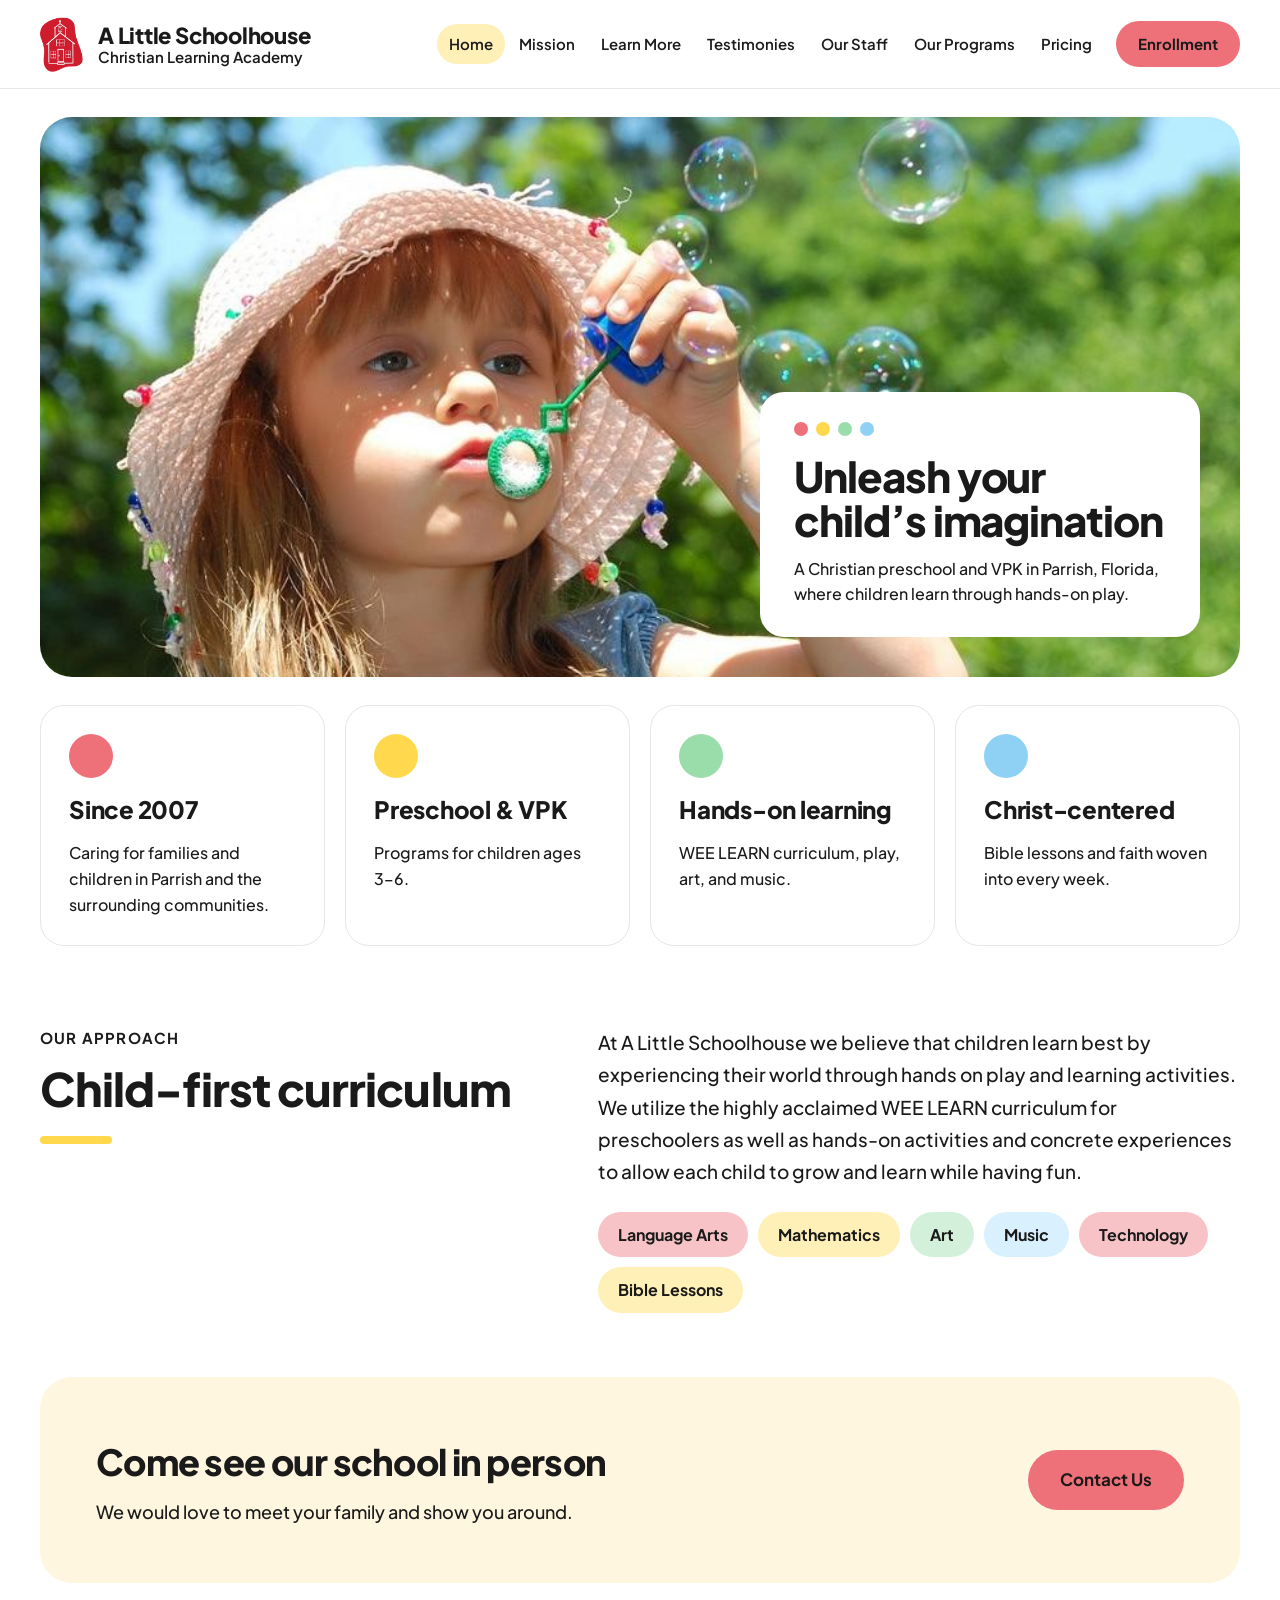
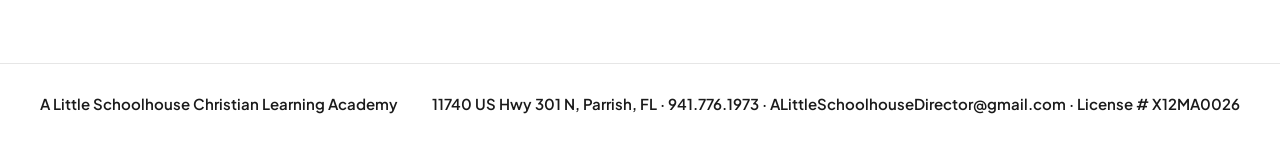
<file: index.html>
<!DOCTYPE html>
<html lang="en">
<head>
  <meta charset="utf-8">
  <meta name="viewport" content="width=device-width, initial-scale=1">
  <title>A Little Schoolhouse Christian Learning Academy | Parrish, FL</title>
  <meta name="description" content="A Christian preschool and VPK in Parrish, Florida, where children learn through hands-on play.">
  <link rel="preconnect" href="https://fonts.googleapis.com">
  <link rel="preconnect" href="https://fonts.gstatic.com" crossorigin>
  <link href="https://fonts.googleapis.com/css2?family=Plus+Jakarta+Sans:wght@400;500;600;700;800&display=swap" rel="stylesheet">
  <link rel="stylesheet" href="styles.css">
  <script src="site.js" defer></script>
</head>
<body data-page="index.html">

  <div id="site-header"></div>

  <main>
    <!-- Big photo with the headline card -->
    <section class="container section" style="padding-top: 28px;">
      <div class="hero" role="img" aria-label="A child blowing bubbles outdoors">
        <div class="hero-card">
          <div class="dots">
            <span class="dot dot-red"></span><span class="dot dot-yellow"></span>
            <span class="dot dot-green"></span><span class="dot dot-blue"></span>
          </div>
          <h1>Unleash your child&rsquo;s imagination</h1>
          <p>A Christian preschool and VPK in Parrish, Florida, where children learn through hands-on play.</p>
        </div>
      </div>
    </section>

    <!-- Four quick facts -->
    <section class="container highlights">
      <div class="card">
        <span class="dot dot-lg dot-red"></span>
        <h3>Since 2007</h3>
        <p>Caring for families and children in Parrish and the surrounding communities.</p>
      </div>
      <div class="card">
        <span class="dot dot-lg dot-yellow"></span>
        <h3>Preschool &amp; VPK</h3>
        <p>Programs for children ages 3&ndash;6.</p>
      </div>
      <div class="card">
        <span class="dot dot-lg dot-green"></span>
        <h3>Hands-on learning</h3>
        <p>WEE LEARN curriculum, play, art, and music.</p>
      </div>
      <div class="card">
        <span class="dot dot-lg dot-blue"></span>
        <h3>Christ-centered</h3>
        <p>Bible lessons and faith woven into every week.</p>
      </div>
    </section>

    <!-- Curriculum -->
    <section class="container section" style="padding-top: 80px;">
      <div class="split">
        <div>
          <div class="kicker">Our approach</div>
          <h2>Child-first curriculum</h2>
          <div class="underline-bar"></div>
        </div>
        <div>
          <p>At A Little Schoolhouse we believe that children learn best by experiencing their world through hands on play and learning activities. We utilize the highly acclaimed WEE LEARN curriculum for preschoolers as well as hands-on activities and concrete experiences to allow each child to grow and learn while having fun.</p>
          <div class="chips">
            <span class="chip c-red">Language Arts</span>
            <span class="chip c-yellow">Mathematics</span>
            <span class="chip c-green">Art</span>
            <span class="chip c-blue">Music</span>
            <span class="chip c-red">Technology</span>
            <span class="chip c-yellow">Bible Lessons</span>
          </div>
        </div>
      </div>
    </section>

    <!-- Invitation to visit -->
    <section class="container section">
      <div class="cta-band">
        <div>
          <h2>Come see our school in person</h2>
          <p>We would love to meet your family and show you around.</p>
        </div>
        <a class="btn" href="learn-more.html">Contact Us</a>
      </div>
    </section>
  </main>

  <div id="site-footer"></div>

</body>
</html>
</file>
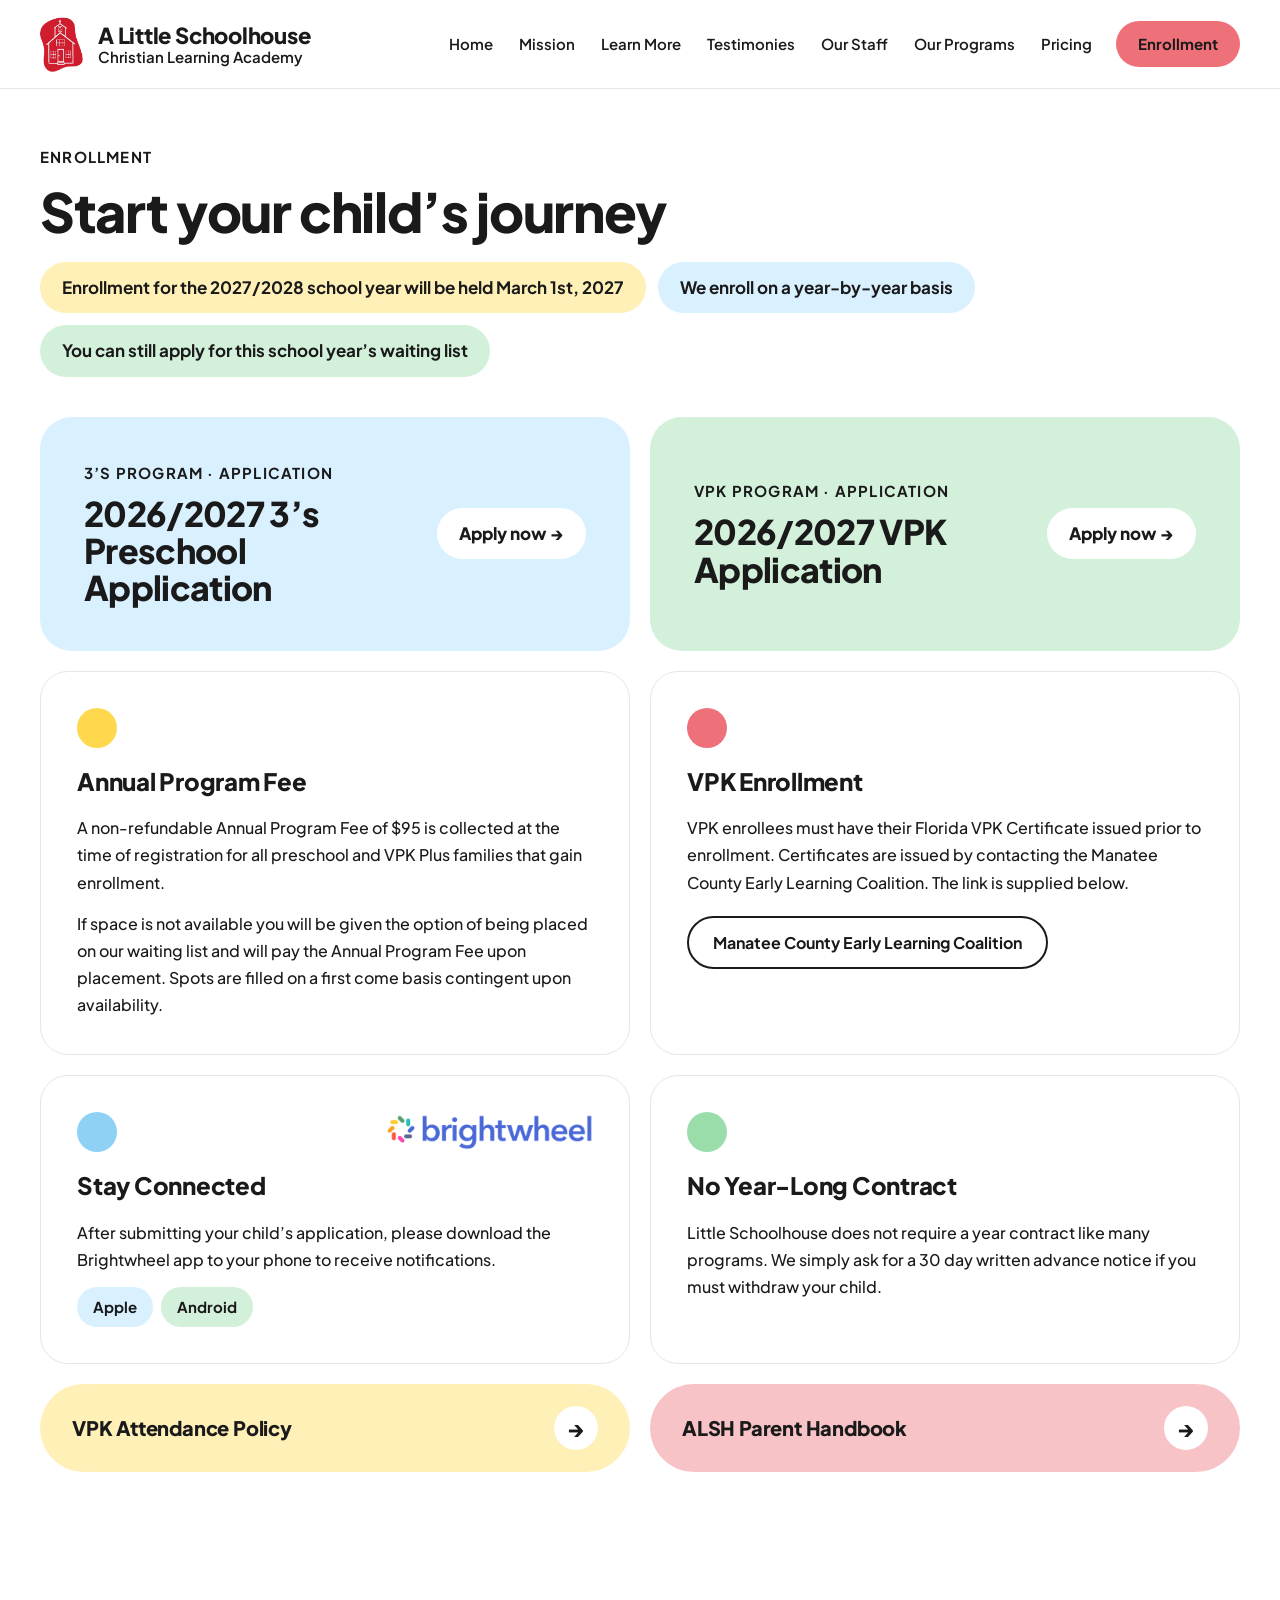
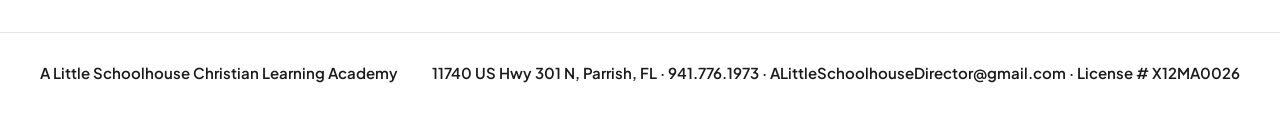
<file: enrollment.html>
<!DOCTYPE html>
<html lang="en">
<head>
  <meta charset="utf-8">
  <meta name="viewport" content="width=device-width, initial-scale=1">
  <title>Enrollment | A Little Schoolhouse Christian Learning Academy</title>
  <meta name="description" content="Enroll your child at A Little Schoolhouse Christian Learning Academy in Parrish, Florida.">
  <link rel="preconnect" href="https://fonts.googleapis.com">
  <link rel="preconnect" href="https://fonts.gstatic.com" crossorigin>
  <link href="https://fonts.googleapis.com/css2?family=Plus+Jakarta+Sans:wght@400;500;600;700;800&display=swap" rel="stylesheet">
  <link rel="stylesheet" href="styles.css">
  <script src="site.js" defer></script>
</head>
<body data-page="enrollment.html">

  <div id="site-header"></div>

  <main>
    <section class="container page-hero single">
      <div>
        <div class="kicker">Enrollment</div>
        <h1>Start your child&rsquo;s journey</h1>
        <div class="pill-row">
          <span class="pill-lg bg-yellow">Enrollment for the 2027/2028 school year will be held March 1st, 2027</span>
          <span class="pill-lg bg-blue">We enroll on a year-by-year basis</span>
          <span class="pill-lg" style="background:#D3F0DB;">You can still apply for this school year&rsquo;s waiting list</span>
        </div>
      </div>
    </section>

    <!-- LIVE VERSION: both class buttons are real links. -->
    <section class="container class-links">
      <a href="https://schools.mybrightwheel.com/sign-in?redirect_path=forms/7ab3392b-9e72-4bfa-b641-3724e02d6209/self-service" target="_blank" rel="noopener" class="class-link bg-blue" style="flex-wrap:wrap;">
        <div style="flex:1 1 220px;min-width:0;">
          <div class="kicker">3&rsquo;s program &middot; Application</div>
          <div class="class-title">2026/2027 3&rsquo;s Preschool Application</div>
        </div>
        <span class="apply-pill" style="flex:none;background:#fff;padding:12px 22px;border-radius:999px;font-weight:800;font-size:17px;white-space:nowrap;">Apply now &rarr;</span>
      </a>
      <a href="https://schools.mybrightwheel.com/sign-in?redirect_path=forms/4f9d5147-1ebc-4a0d-b735-200c857cf08b/self-service" target="_blank" rel="noopener" class="class-link bg-green" style="flex-wrap:wrap;">
        <div style="flex:1 1 220px;min-width:0;">
          <div class="kicker">VPK program &middot; Application</div>
          <div class="class-title">2026/2027 VPK Application</div>
        </div>
        <span class="apply-pill" style="flex:none;background:#fff;padding:12px 22px;border-radius:999px;font-weight:800;font-size:17px;white-space:nowrap;">Apply now &rarr;</span>
      </a>
    </section>

    <section class="container info-grid">
      <div class="card">
        <span class="dot dot-yellow"></span>
        <h3>Annual Program Fee</h3>
        <p>A non-refundable Annual Program Fee of $95 is collected at the time of registration for all preschool and VPK Plus families that gain enrollment.</p>
        <p>If space is not available you will be given the option of being placed on our waiting list and will pay the Annual Program Fee upon placement. Spots are filled on a first come basis contingent upon availability.</p>
      </div>
      <div class="card">
        <span class="dot dot-red"></span>
        <h3>VPK Enrollment</h3>
        <p>VPK enrollees must have their Florida VPK Certificate issued prior to enrollment. Certificates are issued by contacting the Manatee County Early Learning Coalition. The link is supplied below.</p>
        <a href="https://familyservices.floridaearlylearning.com/" target="_blank" rel="noopener" class="btn-outline">Manatee County Early Learning Coalition</a>
      </div>
      <div class="card">
        <div class="card-top">
          <span class="dot dot-blue"></span>
          <img src="images/brightwheel.png" alt="Brightwheel logo" class="bw-logo">
        </div>
        <h3>Stay Connected</h3>
        <p>After submitting your child&rsquo;s application, please download the Brightwheel app to your phone to receive notifications.</p>
        <div class="pills"><span class="pill bg-blue">Apple</span><span class="pill bg-green">Android</span></div>
      </div>
      <div class="card">
        <span class="dot dot-green"></span>
        <h3>No Year-Long Contract</h3>
        <p>Little Schoolhouse does not require a year contract like many programs. We simply ask for a 30 day written advance notice if you must withdraw your child.</p>
      </div>
    </section>

    <section class="container doc-links" style="padding-bottom:80px;">
      <a href="documents/vpk-attendance-policy.pdf" target="_blank" rel="noopener" class="doc-link bg-yellow"><span>VPK Attendance Policy</span><span class="arrow sm">&rarr;</span></a>
      <a href="documents/parent-handbook.pdf" target="_blank" rel="noopener" class="doc-link bg-red"><span>ALSH Parent Handbook</span><span class="arrow sm">&rarr;</span></a>
    </section>
  </main>

  <div id="site-footer"></div>

</body>
</html>
</file>
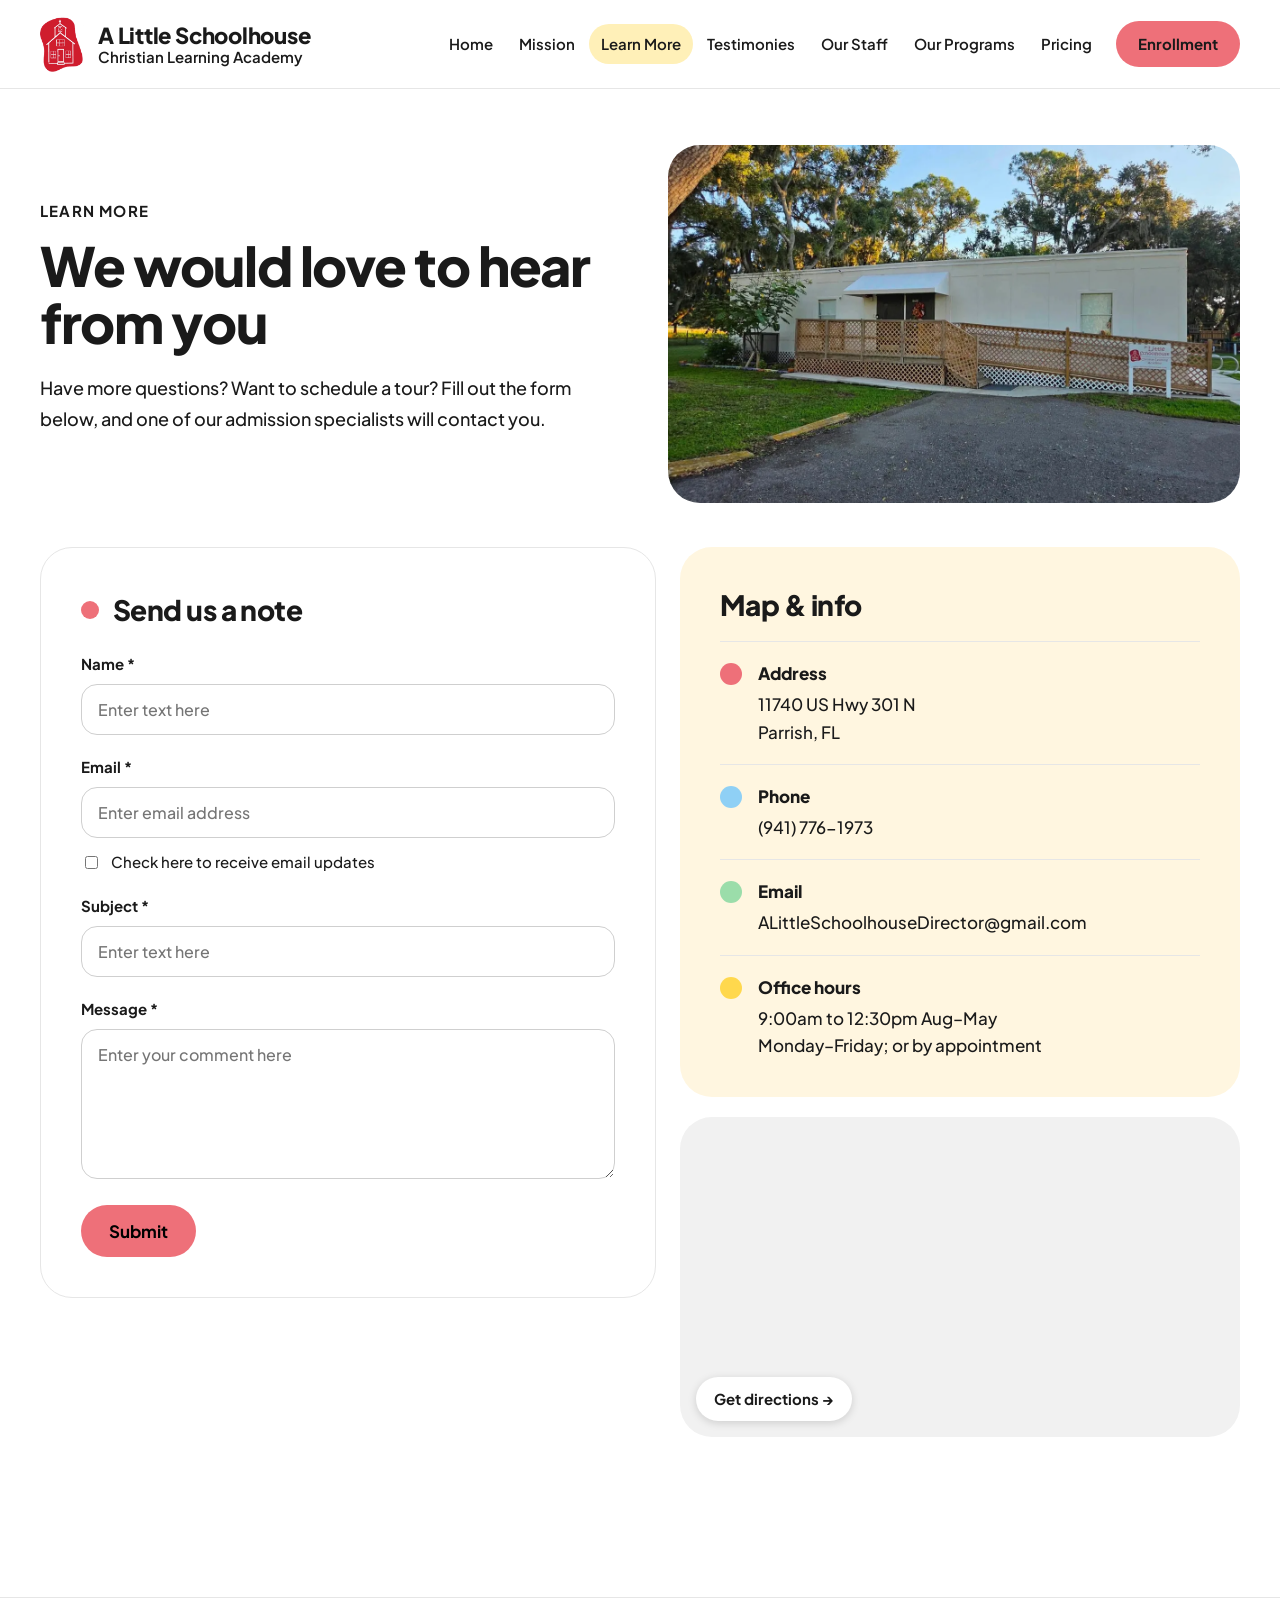
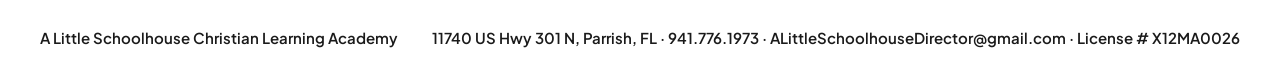
<file: learn-more.html>
<!DOCTYPE html>
<html lang="en">
<head>
  <meta charset="utf-8">
  <meta name="viewport" content="width=device-width, initial-scale=1">
  <title>Learn More | A Little Schoolhouse Christian Learning Academy</title>
  <meta name="description" content="Contact A Little Schoolhouse Christian Learning Academy in Parrish, Florida to ask questions or schedule a tour.">
  <link rel="preconnect" href="https://fonts.googleapis.com">
  <link rel="preconnect" href="https://fonts.gstatic.com" crossorigin>
  <link href="https://fonts.googleapis.com/css2?family=Plus+Jakarta+Sans:wght@400;500;600;700;800&display=swap" rel="stylesheet">
  <link rel="stylesheet" href="styles.css">
  <script src="site.js" defer></script>
</head>
<body data-page="learn-more.html">

  <div id="site-header"></div>

  <main>
    <section class="container page-hero even">
      <div>
        <div class="kicker">Learn more</div>
        <h1>We would love to hear from you</h1>
        <p>Have more questions? Want to schedule a tour? Fill out the form below, and one of our admission specialists will contact you.</p>
      </div>
      <img class="photo-round" style="aspect-ratio:16/10" src="images/school-front.jpg" alt="The front of A Little Schoolhouse Christian Learning Academy">
    </section>

    <section class="container contact-grid">
      <!-- Contact form: messages are sent through Formspree (form ID xoedebbq) -->
      <form class="form-card" action="https://formspree.io/f/xoedebbq" method="POST">
        <div class="group-head" style="border:0;padding-bottom:0;margin:0;"><span class="dot dot-red"></span><h2 style="font-size:28px;">Send us a note</h2></div>
        <label>Name *<input type="text" name="name" placeholder="Enter text here" required></label>
        <label>Email *<input type="email" name="email" placeholder="Enter email address" required>
          <span class="check"><input type="checkbox" name="email_updates" value="yes"> Check here to receive email updates</span>
        </label>
        <label>Subject *<input type="text" name="subject" placeholder="Enter text here" required></label>
        <label>Message *<textarea name="message" placeholder="Enter your comment here" required></textarea></label>
        <button type="submit" class="btn">Submit</button>
      </form>

      <div class="side-col">
        <div class="info-card">
          <h2>Map &amp; info</h2>
        <div class="info-row"><span class="dot dot-red"></span><div><div class="il">Address</div><div class="iv">11740 US Hwy 301 N<br>Parrish, FL</div></div></div>
        <div class="info-row"><span class="dot dot-blue"></span><div><div class="il">Phone</div><div class="iv"><a href="tel:+19417761973">(941) 776-1973</a></div></div></div>
        <div class="info-row"><span class="dot dot-green"></span><div><div class="il">Email</div><div class="iv"><a href="mailto:ALittleSchoolhouseDirector@gmail.com">ALittleSchoolhouseDirector@gmail.com</a></div></div></div>
        <div class="info-row"><span class="dot dot-yellow"></span><div><div class="il">Office hours</div><div class="iv">9:00am to 12:30pm Aug&ndash;May<br>Monday&ndash;Friday; or by appointment</div></div></div>
        </div>
        <div class="map">
          <iframe title="Map to A Little Schoolhouse" loading="lazy" referrerpolicy="no-referrer-when-downgrade"
            src="https://www.google.com/maps?q=A+Little+Schoolhouse+Christian+Learning+Academy,+11740+US+Hwy+301+N,+Parrish,+FL&amp;z=15&amp;output=embed"></iframe>
          <a class="map-link" href="https://www.google.com/maps/search/?api=1&amp;query=A+Little+Schoolhouse+Christian+Learning+Academy,+11740+US+Hwy+301+N,+Parrish,+FL" target="_blank" rel="noopener">Get directions &rarr;</a>
        </div>
      </div>
    </section>

    <div style="height:80px"></div>
  </main>

  <div id="site-footer"></div>

</body>
</html>
</file>
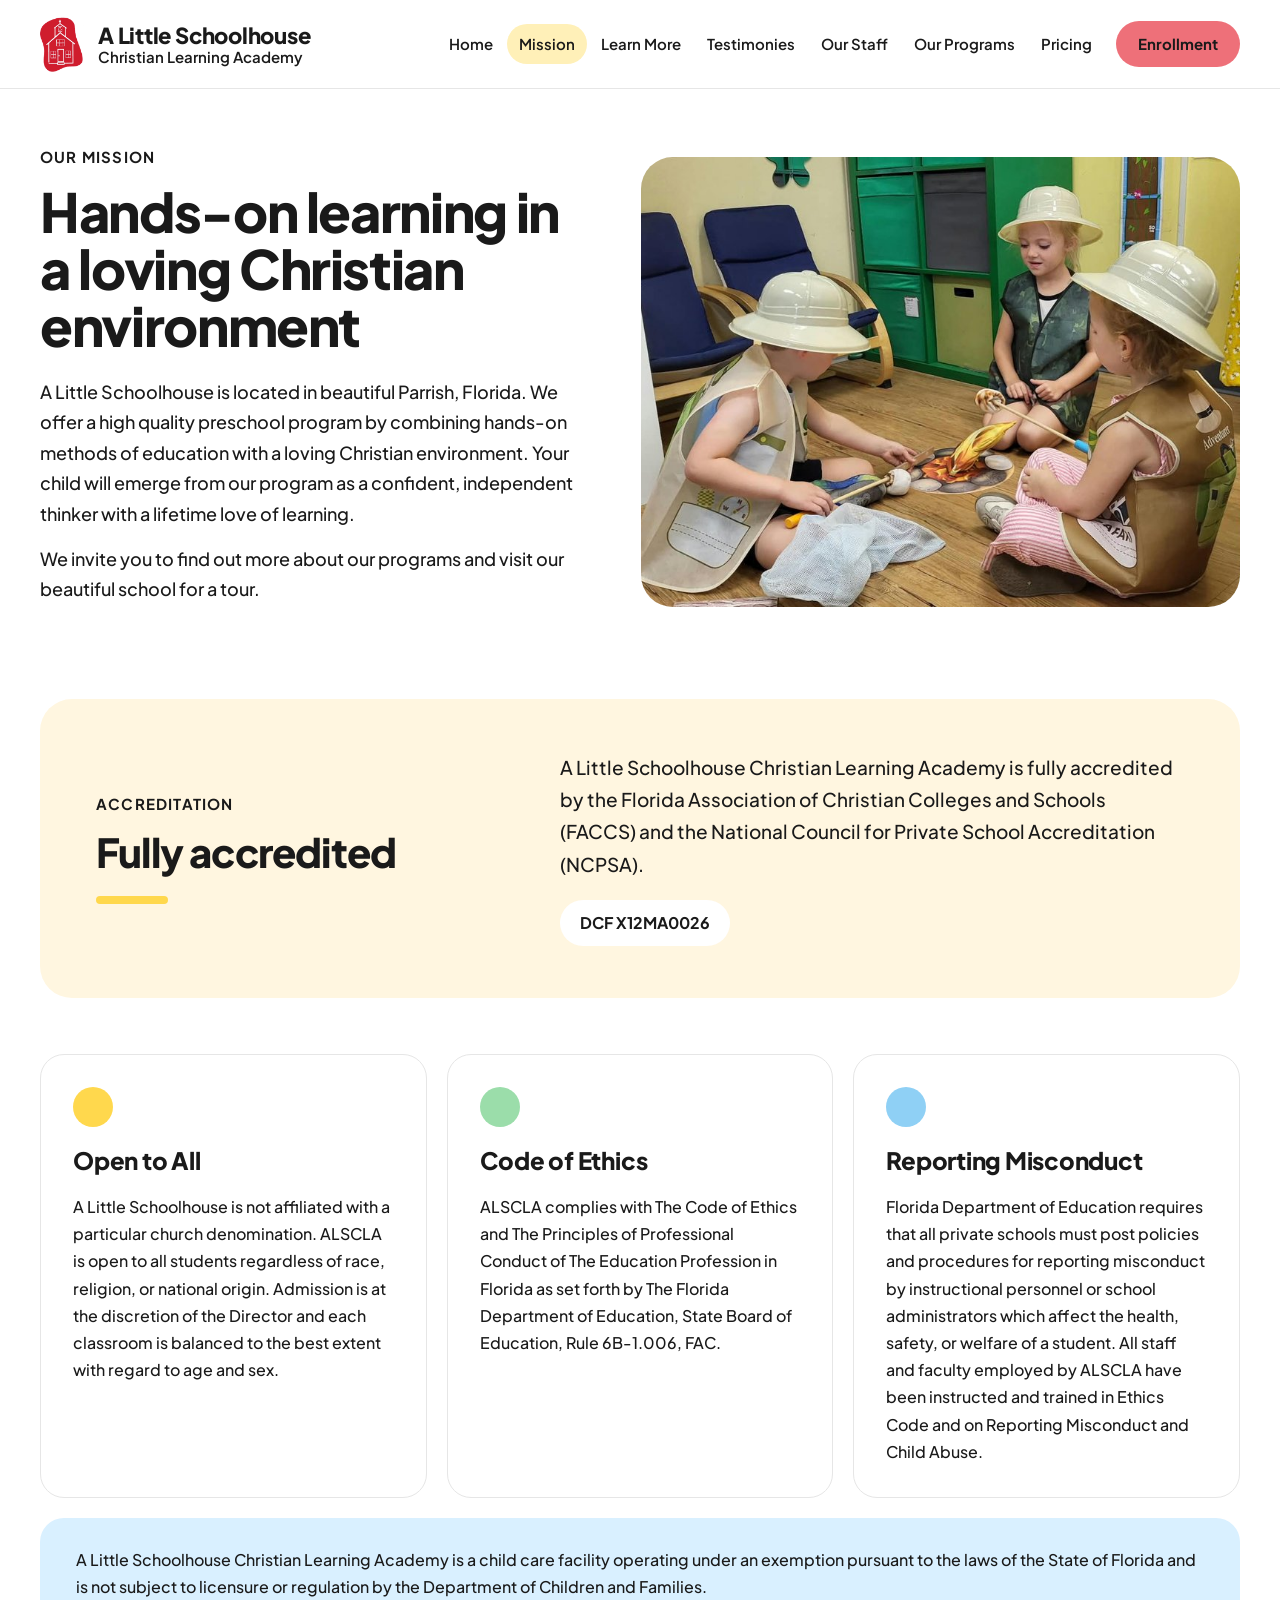
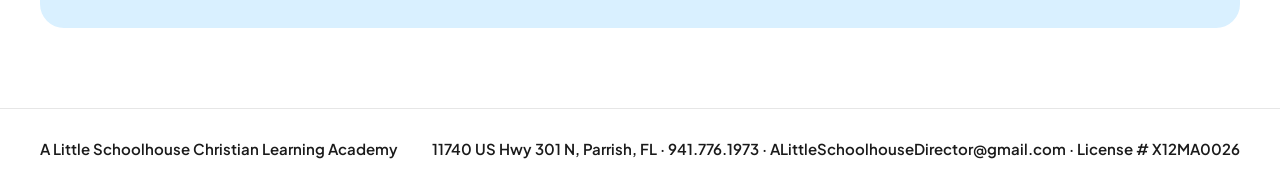
<file: mission.html>
<!DOCTYPE html>
<html lang="en">
<head>
  <meta charset="utf-8">
  <meta name="viewport" content="width=device-width, initial-scale=1">
  <title>Our Mission | A Little Schoolhouse Christian Learning Academy</title>
  <meta name="description" content="Hands-on learning in a loving Christian environment in Parrish, Florida. Fully accredited by FACCS and NCPSA.">
  <link rel="preconnect" href="https://fonts.googleapis.com">
  <link rel="preconnect" href="https://fonts.gstatic.com" crossorigin>
  <link href="https://fonts.googleapis.com/css2?family=Plus+Jakarta+Sans:wght@400;500;600;700;800&display=swap" rel="stylesheet">
  <link rel="stylesheet" href="styles.css">
  <script src="site.js" defer></script>
</head>
<body data-page="mission.html">

  <div id="site-header"></div>

  <main>
    <!-- Mission statement with photo -->
    <section class="container page-hero">
      <div>
        <div class="kicker">Our mission</div>
        <h1>Hands-on learning in a loving Christian environment</h1>
        <p>A Little Schoolhouse is located in beautiful Parrish, Florida. We offer a high quality preschool program by combining hands-on methods of education with a loving Christian environment. Your child will emerge from our program as a confident, independent thinker with a lifetime love of learning.</p>
        <p>We invite you to find out more about our programs and visit our beautiful school for a tour.</p>
      </div>
      <img class="photo-round" src="images/safari-hats.jpg" alt="Three children dressed as safari explorers playing in their classroom">
    </section>

    <!-- Accreditation -->
    <section class="container section" style="padding-top: 80px;">
      <div class="band">
        <div>
          <div class="kicker">Accreditation</div>
          <h2>Fully accredited</h2>
          <div class="underline-bar"></div>
        </div>
        <div>
          <p>A Little Schoolhouse Christian Learning Academy is fully accredited by the Florida Association of Christian Colleges and Schools (FACCS) and the National Council for Private School Accreditation (NCPSA).</p>
          <span class="tag">DCF X12MA0026</span>
        </div>
      </div>
    </section>

    <!-- Three policies -->
    <section class="container section" style="padding-top: 56px;">
      <div class="grid-3">
        <div class="card">
          <span class="dot dot-yellow"></span>
          <h3>Open to All</h3>
          <p>A Little Schoolhouse is not affiliated with a particular church denomination. ALSCLA is open to all students regardless of race, religion, or national origin. Admission is at the discretion of the Director and each classroom is balanced to the best extent with regard to age and sex.</p>
        </div>
        <div class="card">
          <span class="dot dot-green"></span>
          <h3>Code of Ethics</h3>
          <p>ALSCLA complies with The Code of Ethics and The Principles of Professional Conduct of The Education Profession in Florida as set forth by The Florida Department of Education, State Board of Education, Rule 6B-1.006, FAC.</p>
        </div>
        <div class="card">
          <span class="dot dot-blue"></span>
          <h3>Reporting Misconduct</h3>
          <p>Florida Department of Education requires that all private schools must post policies and procedures for reporting misconduct by instructional personnel or school administrators which affect the health, safety, or welfare of a student. All staff and faculty employed by ALSCLA have been instructed and trained in Ethics Code and on Reporting Misconduct and Child Abuse.</p>
        </div>
      </div>
    </section>

    <!-- Child care exemption notice -->
    <section class="container section" style="padding-top: 20px;">
      <div class="note">
        <p>A Little Schoolhouse Christian Learning Academy is a child care facility operating under an exemption pursuant to the laws of the State of Florida and is not subject to licensure or regulation by the Department of Children and Families.</p>
      </div>
    </section>
  </main>

  <div id="site-footer"></div>

</body>
</html>
</file>
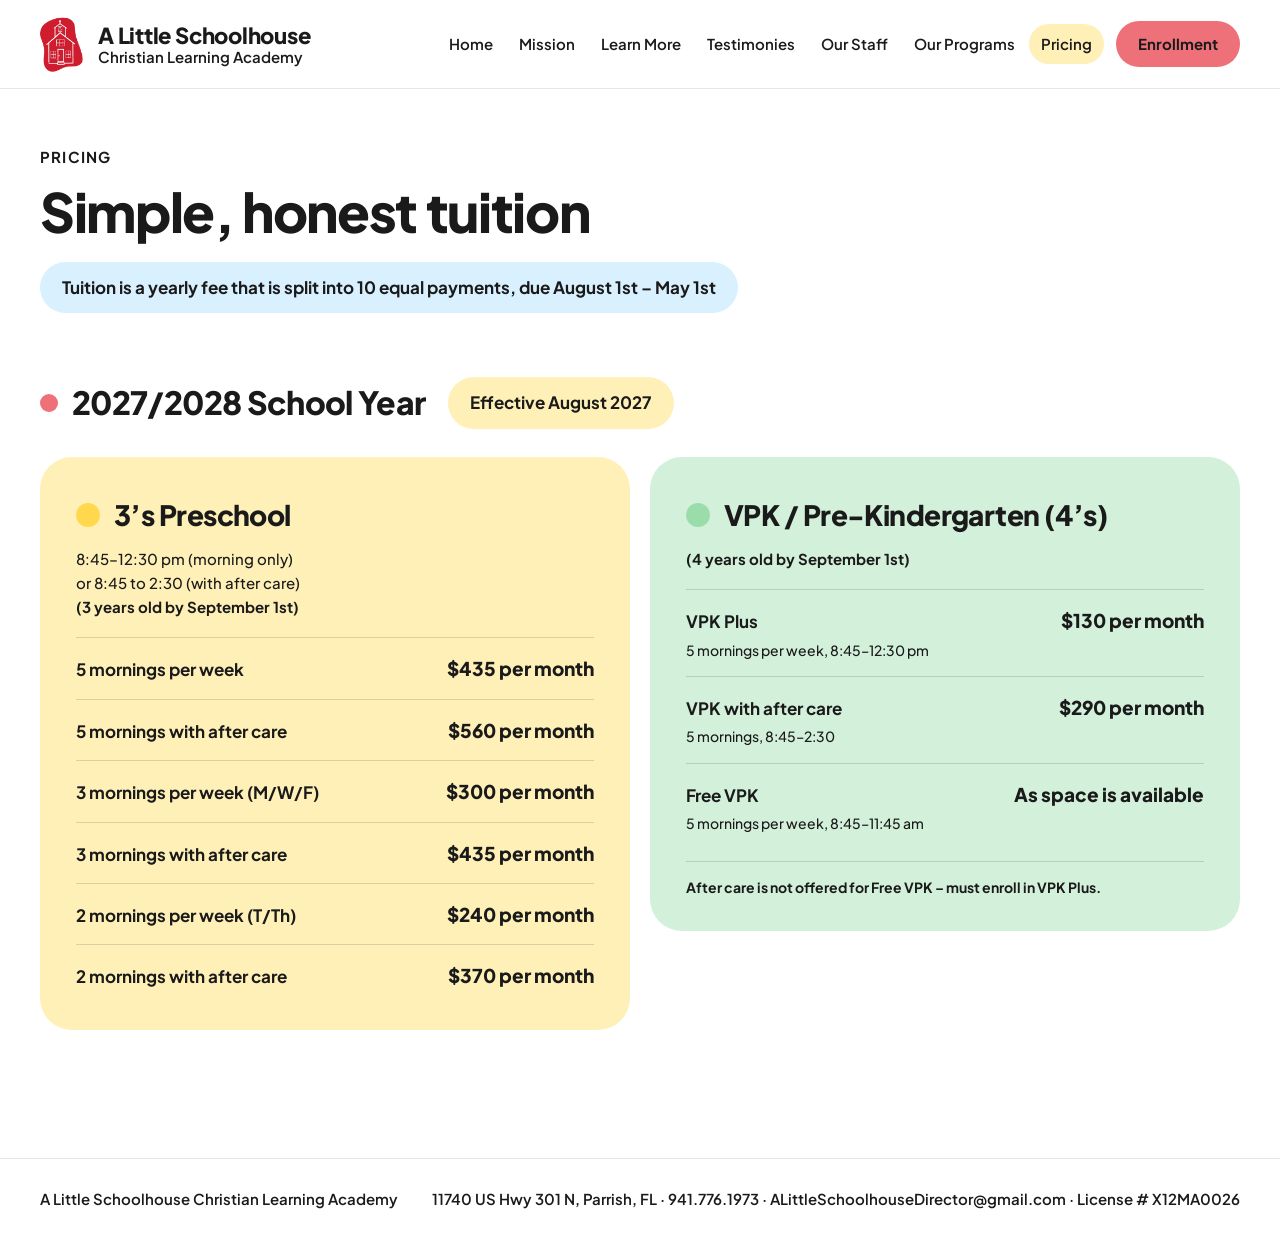
<file: pricing.html>
<!DOCTYPE html>
<html lang="en">
<head>
  <meta charset="utf-8">
  <meta name="viewport" content="width=device-width, initial-scale=1">
  <title>Pricing | A Little Schoolhouse Christian Learning Academy</title>
  <meta name="description" content="Tuition for the 3&rsquo;s Preschool, VPK Plus and VPK programs at A Little Schoolhouse in Parrish, Florida.">
  <link rel="preconnect" href="https://fonts.googleapis.com">
  <link rel="preconnect" href="https://fonts.gstatic.com" crossorigin>
  <link href="https://fonts.googleapis.com/css2?family=Plus+Jakarta+Sans:wght@400;500;600;700;800&display=swap" rel="stylesheet">
  <link rel="stylesheet" href="styles.css">
  <script src="site.js" defer></script>
</head>
<body data-page="pricing.html">

  <div id="site-header"></div>

  <main>
    <section class="container page-hero single">
      <div>
        <div class="kicker">Pricing</div>
        <h1>Simple, honest tuition</h1>
        <span class="pill-lg bg-blue">Tuition is a yearly fee that is split into 10 equal payments, due August 1st &ndash; May 1st</span>
      </div>
    </section>

    <section class="container section">
      <div class="group-head" style="border:0;padding-bottom:0;margin-bottom:28px;flex-wrap:wrap;row-gap:10px;"><span class="dot dot-red"></span><h2>2027/2028 School Year</h2><span class="pill-lg bg-yellow" style="margin-left:8px;white-space:nowrap;">Effective August 2027</span></div>
      <div class="price-grid">
      <div class="price-card bg-yellow">
        <div class="price-title"><span class="dot dot-yellow"></span><h3>3&rsquo;s Preschool</h3></div>
        <div class="price-note">8:45&ndash;12:30 pm (morning only)<br>or 8:45 to 2:30 (with after care)<br><b>(3 years old by September 1st)</b></div>
        <div class="price-row"><div><div class="plabel">5 mornings per week</div></div><div class="pprice">$435 per month</div></div>
        <div class="price-row"><div><div class="plabel">5 mornings with after care</div></div><div class="pprice">$560 per month</div></div>
        <div class="price-row"><div><div class="plabel">3 mornings per week (M/W/F)</div></div><div class="pprice">$300 per month</div></div>
        <div class="price-row"><div><div class="plabel">3 mornings with after care</div></div><div class="pprice">$435 per month</div></div>
        <div class="price-row"><div><div class="plabel">2 mornings per week (T/Th)</div></div><div class="pprice">$240 per month</div></div>
        <div class="price-row"><div><div class="plabel">2 mornings with after care</div></div><div class="pprice">$370 per month</div></div>
      </div>
      <div class="price-card bg-green">
        <div class="price-title"><span class="dot dot-green"></span><h3>VPK / Pre-Kindergarten (4&rsquo;s)</h3></div>
        <div class="price-note"><b>(4 years old by September 1st)</b></div>
        <div class="price-row"><div><div class="plabel">VPK Plus</div><div class="sub">5 mornings per week, 8:45&ndash;12:30 pm</div></div><div class="pprice">$130 per month</div></div>
        <div class="price-row"><div><div class="plabel">VPK with after care</div><div class="sub">5 mornings, 8:45&ndash;2:30</div></div><div class="pprice">$290 per month</div></div>
        <div class="price-row"><div><div class="plabel">Free VPK</div><div class="sub">5 mornings per week, 8:45&ndash;11:45 am</div></div><div class="pprice">As space is available</div></div>
        <p class="price-foot">After care is not offered for Free VPK &ndash; must enroll in VPK Plus.</p>
      </div>
      </div>
    </section>

    <div style="height:48px"></div>
  </main>

  <div id="site-footer"></div>

</body>
</html>
</file>
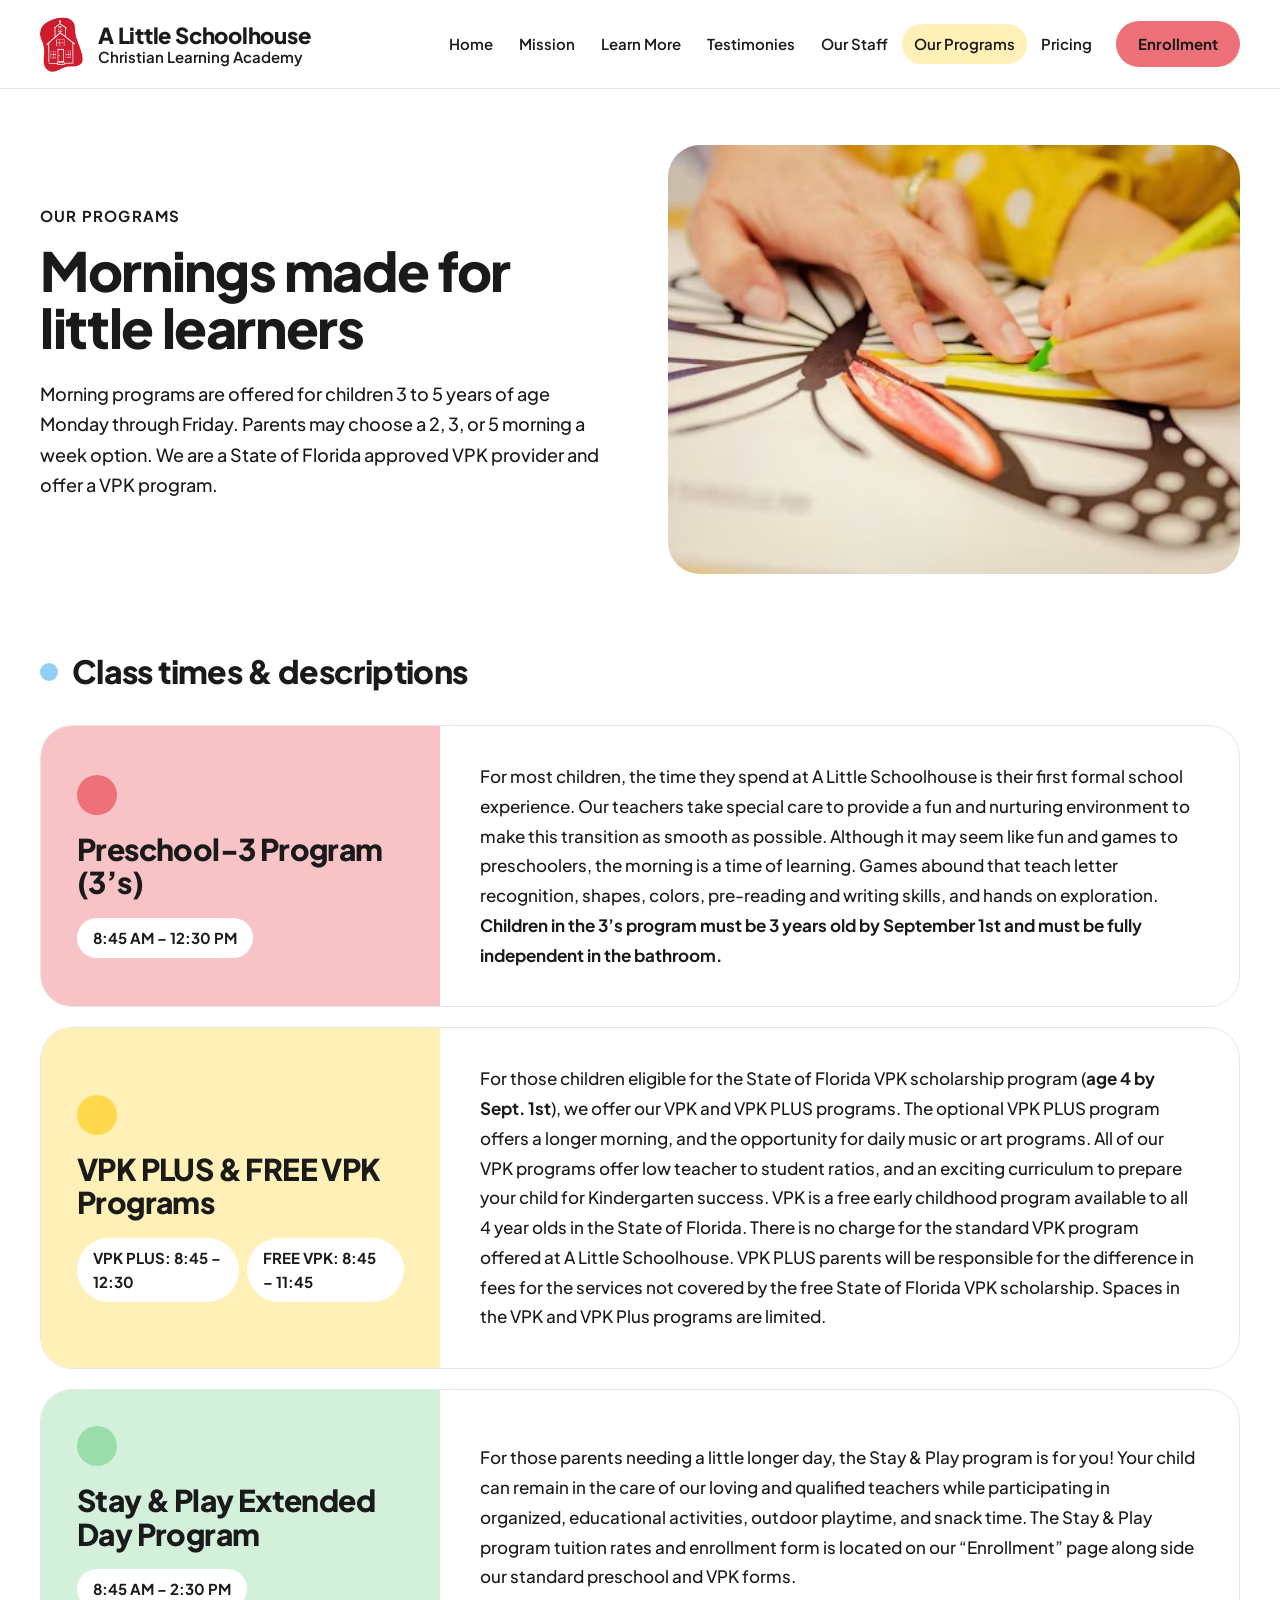
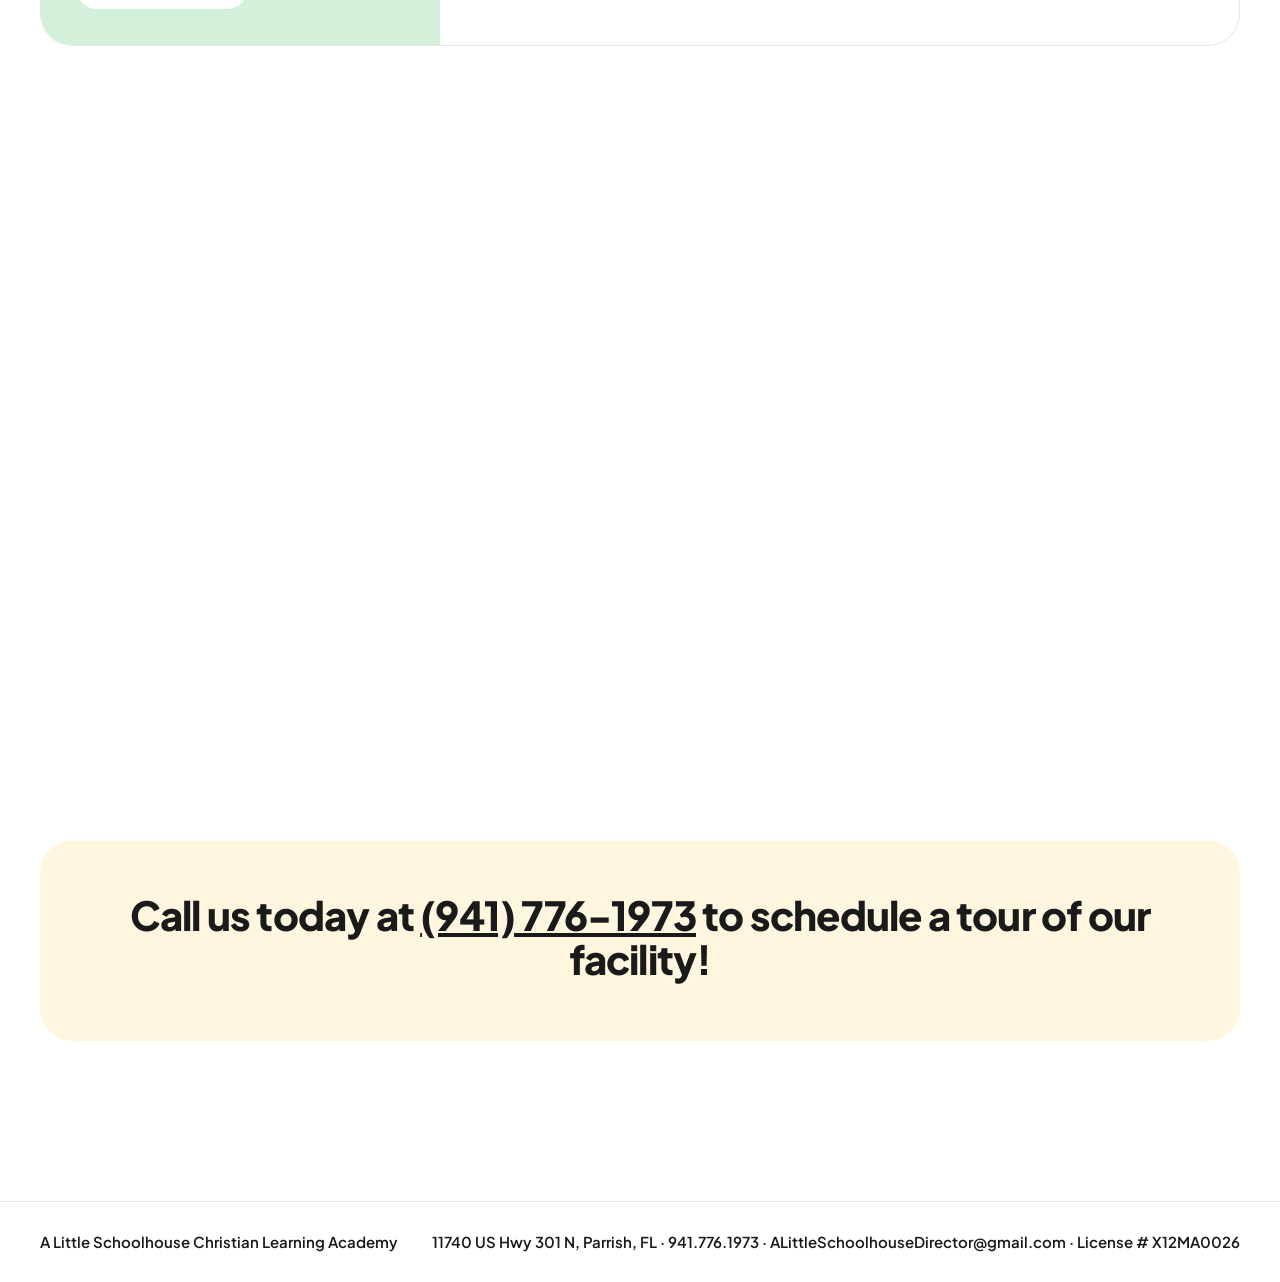
<file: programs.html>
<!DOCTYPE html>
<html lang="en">
<head>
  <meta charset="utf-8">
  <meta name="viewport" content="width=device-width, initial-scale=1">
  <title>Our Programs | A Little Schoolhouse Christian Learning Academy</title>
  <meta name="description" content="Preschool-3, VPK, VPK PLUS and Stay &amp; Play programs at A Little Schoolhouse in Parrish, Florida.">
  <link rel="preconnect" href="https://fonts.googleapis.com">
  <link rel="preconnect" href="https://fonts.gstatic.com" crossorigin>
  <link href="https://fonts.googleapis.com/css2?family=Plus+Jakarta+Sans:wght@400;500;600;700;800&display=swap" rel="stylesheet">
  <link rel="stylesheet" href="styles.css">
  <script src="site.js" defer></script>
</head>
<body data-page="programs.html">

  <div id="site-header"></div>

  <main>
    <section class="container page-hero even">
      <div>
        <div class="kicker">Our programs</div>
        <h1>Mornings made for little learners</h1>
        <p>Morning programs are offered for children 3 to 5 years of age Monday through Friday. Parents may choose a 2, 3, or 5 morning a week option. We are a State of Florida approved VPK provider and offer a VPK program.</p>
      </div>
      <img class="photo-round" src="images/butterfly.jpg" alt="A child coloring a butterfly with a teacher&rsquo;s help">
    </section>

    <section class="container section" style="padding-top:72px;">
      <div class="group-head" style="border:0;padding-bottom:0;margin-bottom:28px;"><span class="dot dot-blue"></span><h2>Class times &amp; descriptions</h2></div>
      <div class="program-list">
      <article class="program">
        <div class="program-side bg-red">
          <span class="dot dot-red dot-lg"></span>
          <h2>Preschool-3 Program (3&rsquo;s)</h2>
          <div class="pills"><span class="pill">8:45 AM &ndash; 12:30 PM</span></div>
        </div>
        <div class="program-text"><p>For most children, the time they spend at A Little Schoolhouse is their first formal school experience. Our teachers take special care to provide a fun and nurturing environment to make this transition as smooth as possible. Although it may seem like fun and games to preschoolers, the morning is a time of learning. Games abound that teach letter recognition, shapes, colors, pre-reading and writing skills, and hands on exploration. <b>Children in the 3&rsquo;s program must be 3 years old by September 1st and must be fully independent in the bathroom.</b></p></div>
      </article>
      <article class="program">
        <div class="program-side bg-yellow">
          <span class="dot dot-yellow dot-lg"></span>
          <h2>VPK PLUS &amp; FREE VPK Programs</h2>
          <div class="pills"><span class="pill">VPK PLUS: 8:45 &ndash; 12:30</span><span class="pill">FREE VPK: 8:45 &ndash; 11:45</span></div>
        </div>
        <div class="program-text"><p>For those children eligible for the State of Florida VPK scholarship program (<b>age 4 by Sept. 1st</b>), we offer our VPK and VPK PLUS programs. The optional VPK PLUS program offers a longer morning, and the opportunity for daily music or art programs. All of our VPK programs offer low teacher to student ratios, and an exciting curriculum to prepare your child for Kindergarten success. VPK is a free early childhood program available to all 4 year olds in the State of Florida. There is no charge for the standard VPK program offered at A Little Schoolhouse. VPK PLUS parents will be responsible for the difference in fees for the services not covered by the free State of Florida VPK scholarship. Spaces in the VPK and VPK Plus programs are limited.</p></div>
      </article>
      <article class="program">
        <div class="program-side bg-green">
          <span class="dot dot-green dot-lg"></span>
          <h2>Stay &amp; Play Extended Day Program</h2>
          <div class="pills"><span class="pill">8:45 AM &ndash; 2:30 PM</span></div>
        </div>
        <div class="program-text"><p>For those parents needing a little longer day, the Stay &amp; Play program is for you! Your child can remain in the care of our loving and qualified teachers while participating in organized, educational activities, outdoor playtime, and snack time. The Stay &amp; Play program tuition rates and enrollment form is located on our &ldquo;Enrollment&rdquo; page along side our standard preschool and VPK forms.</p></div>
      </article>
      </div>
    </section>

    <section class="container section" style="padding-top:56px;">
      <div class="video"><iframe src="https://www.youtube.com/embed/cLi7AgDzqZU" title="A Little Schoolhouse welcome video" allow="accelerometer; autoplay; clipboard-write; encrypted-media; gyroscope; picture-in-picture" allowfullscreen loading="lazy"></iframe></div>
    </section>

    <section class="container section" style="padding-bottom:80px;">
      <div class="band center">
        <h2>Call us today at <a href="tel:+19417761973" style="text-decoration:underline;">(941) 776-1973</a> to schedule a tour of our facility!</h2>
      </div>
    </section>
  </main>

  <div id="site-footer"></div>

</body>
</html>
</file>
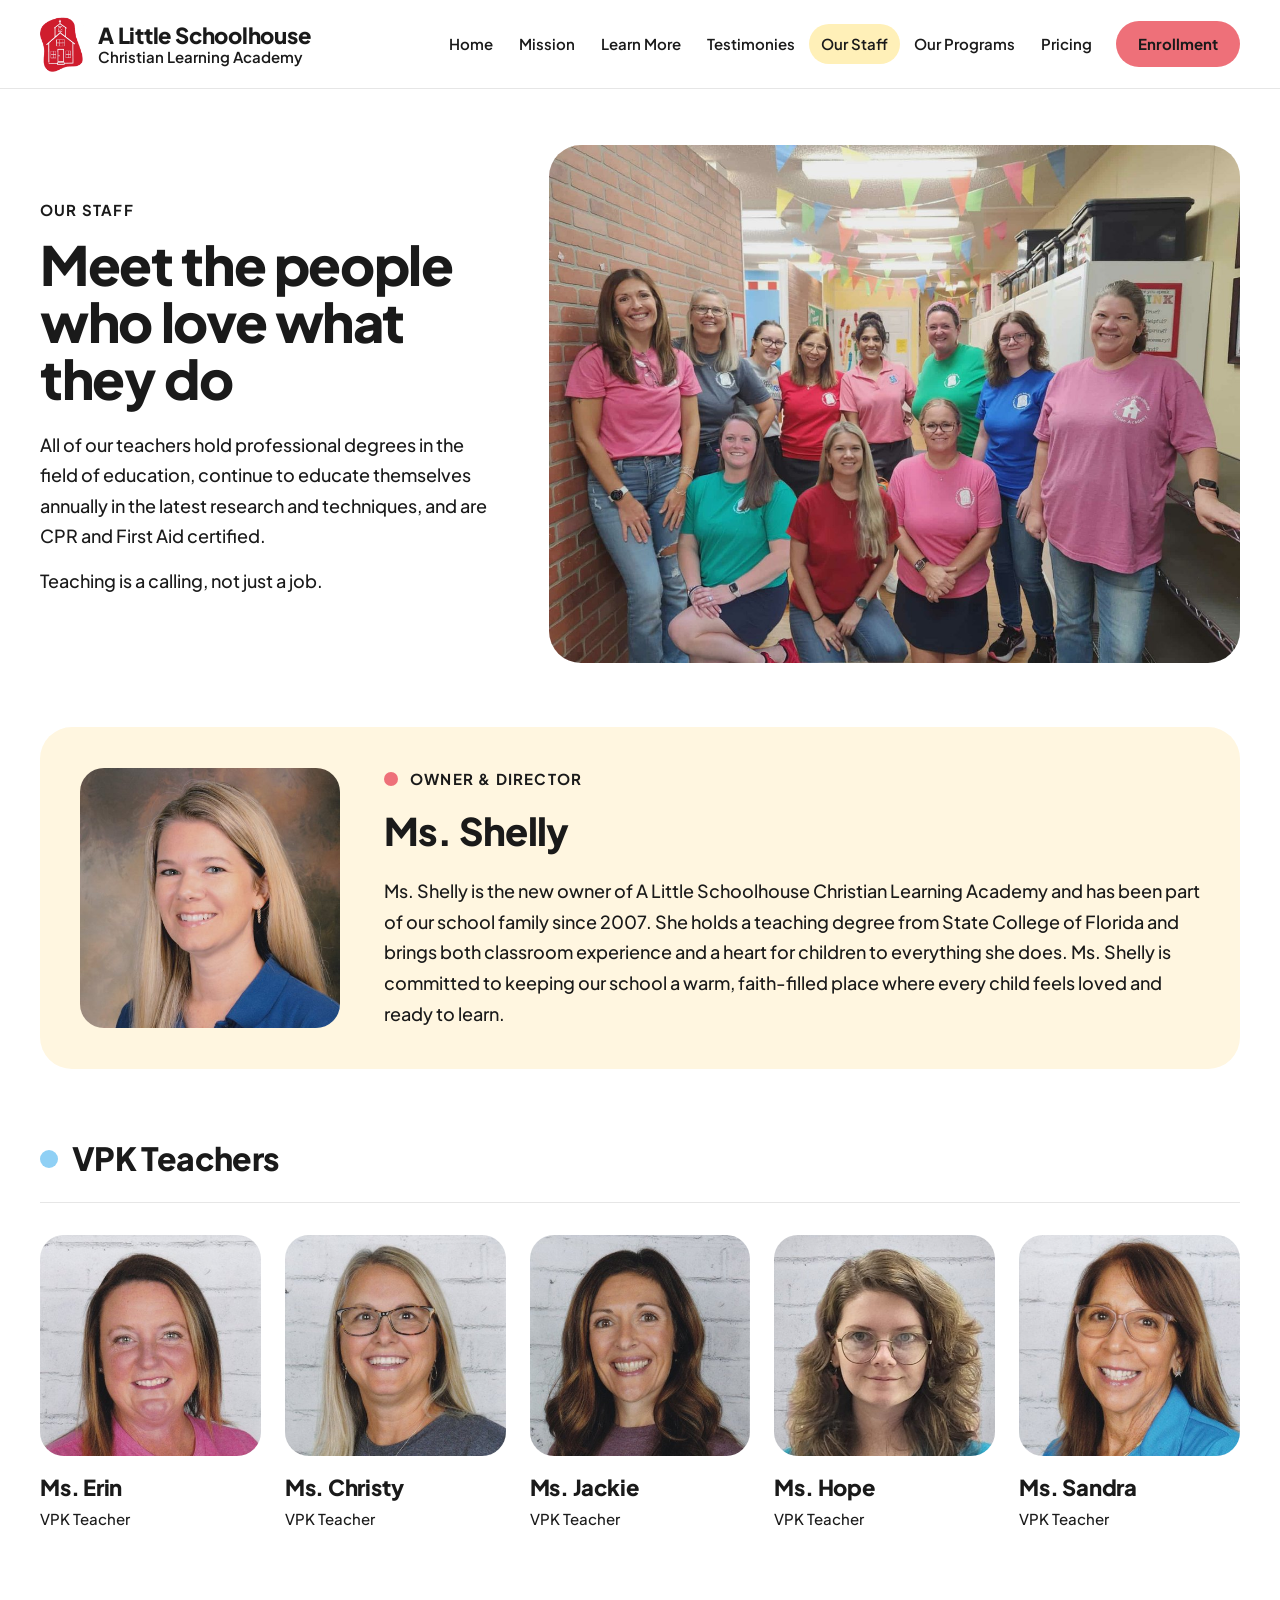
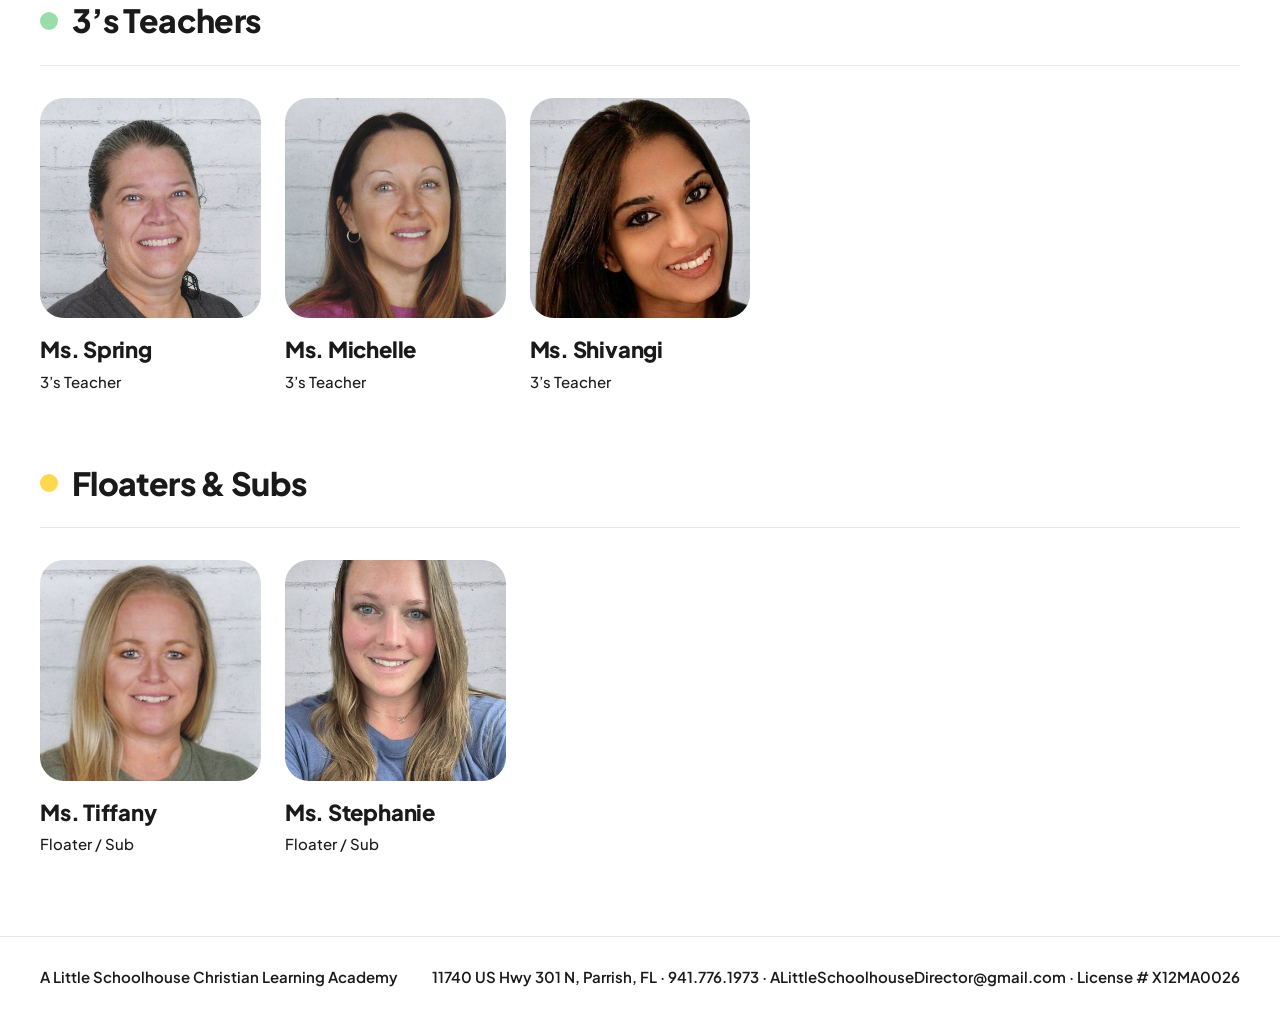
<file: staff.html>
<!DOCTYPE html>
<html lang="en">
<head>
  <meta charset="utf-8">
  <meta name="viewport" content="width=device-width, initial-scale=1">
  <title>Our Staff | A Little Schoolhouse Christian Learning Academy</title>
  <meta name="description" content="Meet the teachers and director of A Little Schoolhouse Christian Learning Academy in Parrish, Florida.">
  <link rel="preconnect" href="https://fonts.googleapis.com">
  <link rel="preconnect" href="https://fonts.gstatic.com" crossorigin>
  <link href="https://fonts.googleapis.com/css2?family=Plus+Jakarta+Sans:wght@400;500;600;700;800&display=swap" rel="stylesheet">
  <link rel="stylesheet" href="styles.css">
  <script src="site.js" defer></script>
</head>
<body data-page="staff.html">

  <div id="site-header"></div>

  <main>
    <section class="container page-hero wide">
      <div>
        <div class="kicker">Our staff</div>
        <h1>Meet the people who love what they do</h1>
        <p>All of our teachers hold professional degrees in the field of education, continue to educate themselves annually in the latest research and techniques, and are CPR and First Aid certified.</p>
        <p>Teaching is a calling, not just a job.</p>
      </div>
      <img class="photo-plain" src="images/staff-group.jpg" alt="The teaching staff in the school hallway">
    </section>

    <section class="container section">
      <div class="director">
        <img src="images/ms-shelly.jpg" alt="Ms. Shelly">
        <div>
          <div class="role"><span class="dot dot-red"></span><span>Owner &amp; Director</span></div>
          <h2>Ms. Shelly</h2>
          <p>Ms. Shelly is the new owner of A Little Schoolhouse Christian Learning Academy and has been part of our school family since 2007. She holds a teaching degree from State College of Florida and brings both classroom experience and a heart for children to everything she does. Ms. Shelly is committed to keeping our school a warm, faith-filled place where every child feels loved and ready to learn.</p>
        </div>
      </div>
    </section>

    <section class="container section">
      <div class="group-head"><span class="dot dot-blue"></span><h2>VPK Teachers</h2></div>
      <div class="team">
          <div>
            <img src="images/ms-erin.jpg" alt="Ms. Erin">
            <div class="name">Ms. Erin</div>
            <div class="title">VPK Teacher</div>
          </div>
          <div>
            <img src="images/ms-christy.jpg" alt="Ms. Christy">
            <div class="name">Ms. Christy</div>
            <div class="title">VPK Teacher</div>
          </div>
          <div>
            <img src="images/ms-jackie.jpg" alt="Ms. Jackie">
            <div class="name">Ms. Jackie</div>
            <div class="title">VPK Teacher</div>
          </div>
          <div>
            <img src="images/ms-hope.jpg" alt="Ms. Hope">
            <div class="name">Ms. Hope</div>
            <div class="title">VPK Teacher</div>
          </div>
          <div>
            <img src="images/ms-sandra.jpg" alt="Ms. Sandra">
            <div class="name">Ms. Sandra</div>
            <div class="title">VPK Teacher</div>
          </div>
      </div>
    </section>

    <section class="container section">
      <div class="group-head"><span class="dot dot-green"></span><h2>3&rsquo;s Teachers</h2></div>
      <div class="team">
          <div>
            <img src="images/ms-spring.jpg" alt="Ms. Spring">
            <div class="name">Ms. Spring</div>
            <div class="title">3&rsquo;s Teacher</div>
          </div>
          <div>
            <img src="images/ms-michelle.jpg" alt="Ms. Michelle">
            <div class="name">Ms. Michelle</div>
            <div class="title">3&rsquo;s Teacher</div>
          </div>
          <div>
            <img src="images/ms-shivangi.jpg" alt="Ms. Shivangi">
            <div class="name">Ms. Shivangi</div>
            <div class="title">3&rsquo;s Teacher</div>
          </div>
      </div>
    </section>

    <section class="container section">
      <div class="group-head"><span class="dot dot-yellow"></span><h2>Floaters &amp; Subs</h2></div>
      <div class="team">
          <div>
            <img src="images/ms-tiffany.jpg" alt="Ms. Tiffany">
            <div class="name">Ms. Tiffany</div>
            <div class="title">Floater / Sub</div>
          </div>
          <div>
            <img src="images/ms-stephanie.jpg" alt="Ms. Stephanie">
            <div class="name">Ms. Stephanie</div>
            <div class="title">Floater / Sub</div>
          </div>
      </div>
    </section>

  </main>

  <div id="site-footer"></div>

</body>
</html>
</file>
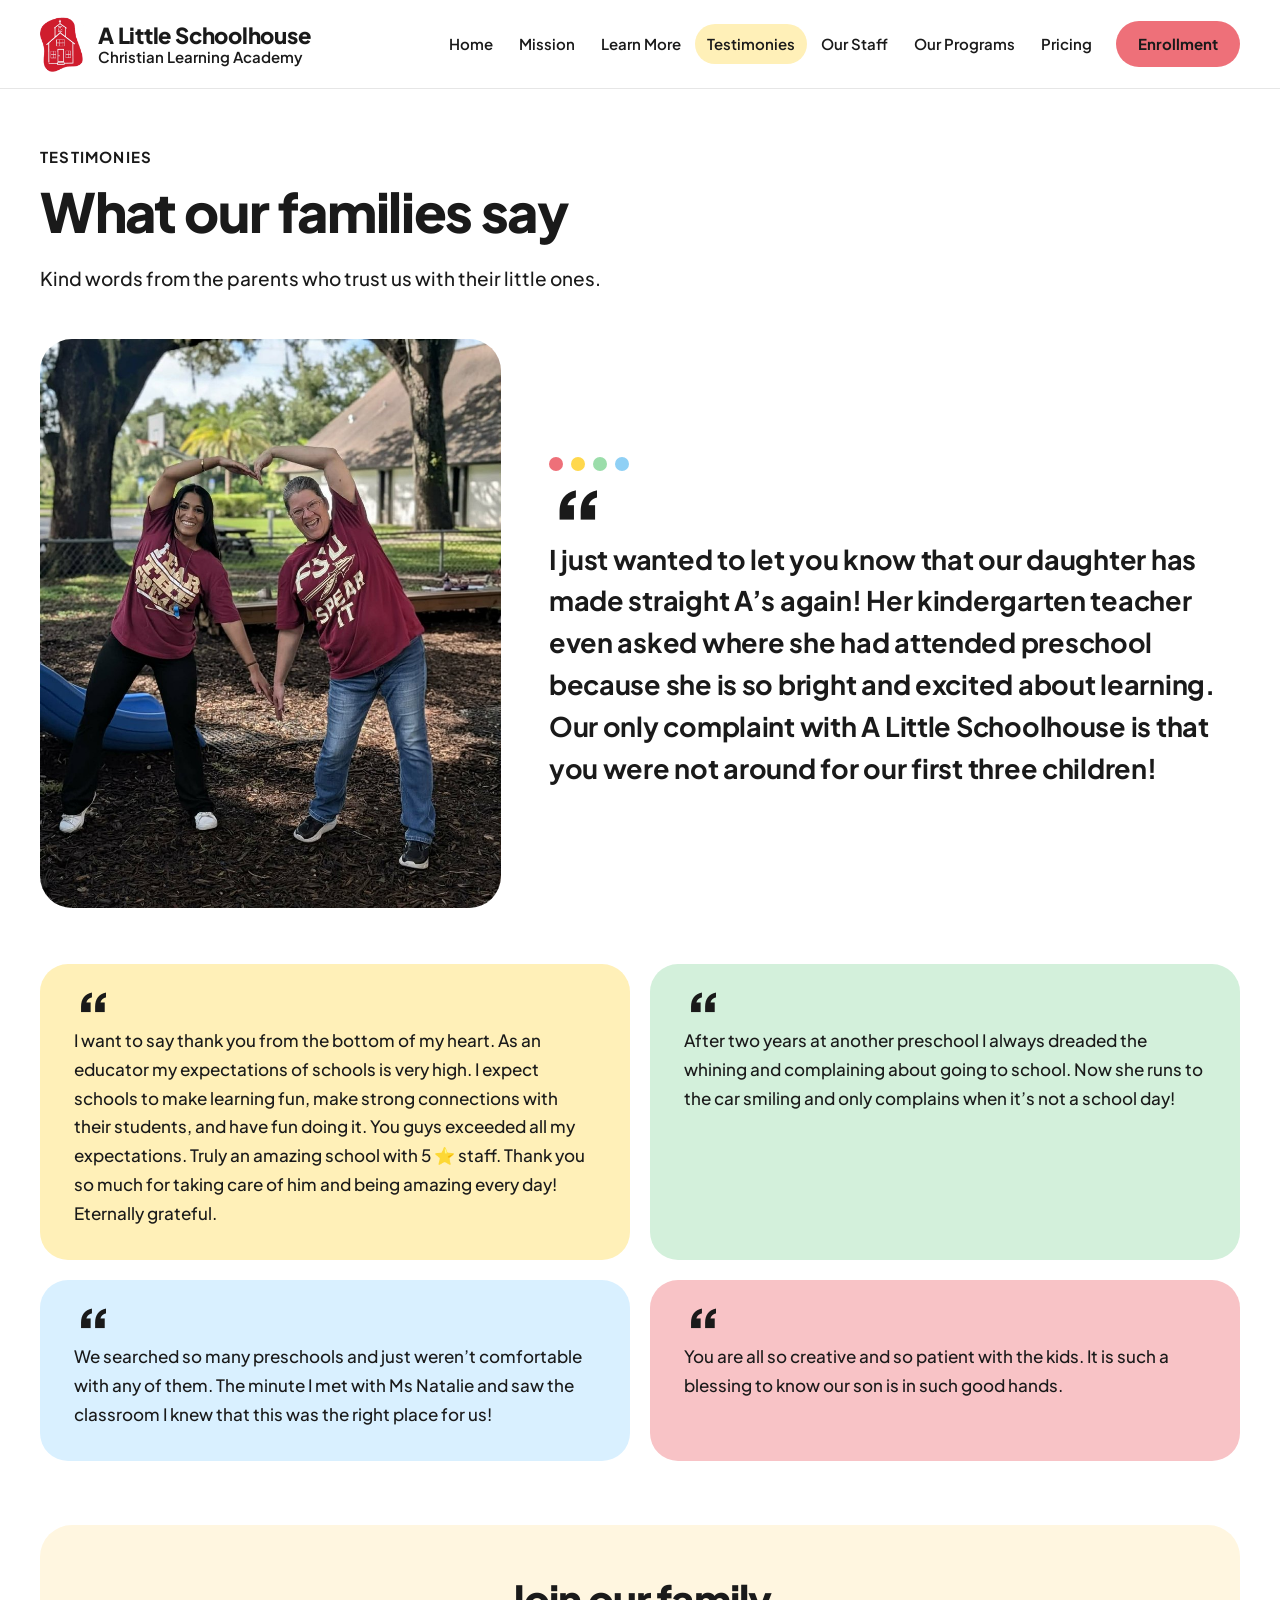
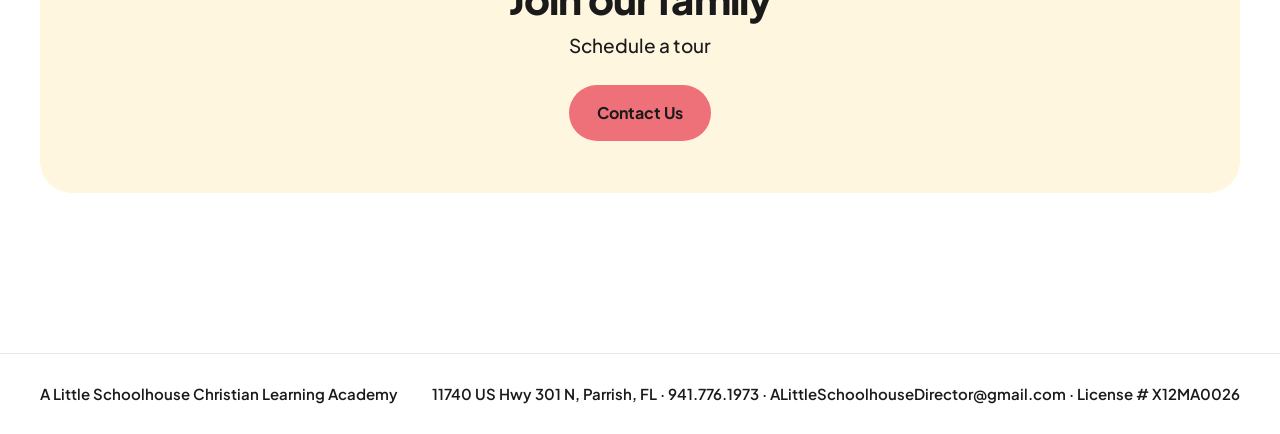
<file: testimonies.html>
<!DOCTYPE html>
<html lang="en">
<head>
  <meta charset="utf-8">
  <meta name="viewport" content="width=device-width, initial-scale=1">
  <title>Testimonies | A Little Schoolhouse Christian Learning Academy</title>
  <meta name="description" content="Kind words from the families of A Little Schoolhouse Christian Learning Academy in Parrish, Florida.">
  <link rel="preconnect" href="https://fonts.googleapis.com">
  <link rel="preconnect" href="https://fonts.gstatic.com" crossorigin>
  <link href="https://fonts.googleapis.com/css2?family=Plus+Jakarta+Sans:wght@400;500;600;700;800&display=swap" rel="stylesheet">
  <link rel="stylesheet" href="styles.css">
  <script src="site.js" defer></script>
</head>
<body data-page="testimonies.html">

  <div id="site-header"></div>

  <main>
    <section class="container page-hero single">
      <div>
        <div class="kicker">Testimonies</div>
        <h1>What our families say</h1>
        <p>Kind words from the parents who trust us with their little ones.</p>
      </div>
    </section>

    <section class="container feature-quote">
      <img src="images/teachers-heart.jpg" alt="Two teachers making a heart shape with their arms on the playground">
      <div>
        <div class="dots"><span class="dot dot-red"></span><span class="dot dot-yellow"></span><span class="dot dot-green"></span><span class="dot dot-blue"></span></div>
        <span class="big-qmark">&ldquo;</span>
        <blockquote>I just wanted to let you know that our daughter has made straight A&rsquo;s again! Her kindergarten teacher even asked where she had attended preschool because she is so bright and excited about learning. Our only complaint with A Little Schoolhouse is that you were not around for our first three children!</blockquote>
      </div>
    </section>

    <section class="container section" style="padding-top:56px;">
      <div class="quote-grid">
        <figure class="quote q-yellow">
          <span class="qmark">&ldquo;</span>
          <blockquote>I want to say thank you from the bottom of my heart. As an educator my expectations of schools is very high. I expect schools to make learning fun, make strong connections with their students, and have fun doing it. You guys exceeded all my expectations. Truly an amazing school with 5 ⭐️ staff. Thank you so much for taking care of him and being amazing every day! Eternally grateful.</blockquote>
        </figure>
        <figure class="quote q-green">
          <span class="qmark">&ldquo;</span>
          <blockquote>After two years at another preschool I always dreaded the whining and complaining about going to school. Now she runs to the car smiling and only complains when it&rsquo;s not a school day!</blockquote>
        </figure>
        <figure class="quote q-blue">
          <span class="qmark">&ldquo;</span>
          <blockquote>We searched so many preschools and just weren&rsquo;t comfortable with any of them. The minute I met with Ms Natalie and saw the classroom I knew that this was the right place for us!</blockquote>
        </figure>
        <figure class="quote q-red">
          <span class="qmark">&ldquo;</span>
          <blockquote>You are all so creative and so patient with the kids. It is such a blessing to know our son is in such good hands.</blockquote>
        </figure>
      </div>
    </section>

    <section class="container section" style="padding-bottom:80px;">
      <div class="band center">
        <h2>Join our family</h2>
        <p>Schedule a tour</p>
        <a class="btn" href="learn-more.html">Contact Us</a>
      </div>
    </section>
  </main>

  <div id="site-footer"></div>

</body>
</html>
</file>
<file: styles.css>
/* =========================================================
   A Little Schoolhouse Christian Learning Academy
   Shared styles for every page. Change colors in :root and
   they change everywhere.
   ========================================================= */

:root {
  /* brand colors */
  --red: #EE7079;
  --red-pale: #F8C3C6;
  --blue: #8FD0F5;
  --blue-pale: #D9F0FF;
  --yellow: #FFD84D;
  --yellow-pale: #FFF0B8;
  --green: #9BDDAA;
  --green-pale: #D3F0DB;
  --cream: #FFF6E0;

  /* text and lines */
  --ink: #1A1A1A;
  --line: #E6E6E6;
  --white: #FFFFFF;

  --font: 'Plus Jakarta Sans', system-ui, sans-serif;
  --page-width: 1280px;
}

*, *::before, *::after { box-sizing: border-box; }

body {
  margin: 0;
  font-family: var(--font);
  color: var(--ink);
  background: var(--white);
  line-height: 1.6;
}

img { max-width: 100%; display: block; }
a { color: inherit; text-decoration: none; }
h1, h2, h3, p { margin-top: 0; }

/* ---------- layout helpers ---------- */
.container {
  max-width: var(--page-width);
  margin: 0 auto;
  padding: 0 40px;
}
.section { padding-top: 64px; }
.kicker {
  font-weight: 700;
  font-size: 15px;
  letter-spacing: 0.08em;
  text-transform: uppercase;
  margin-bottom: 14px;
}
.dot {
  display: inline-block;
  width: 14px; height: 14px;
  border-radius: 50%;
  flex: none;
}
.dot-lg { width: 44px; height: 44px; }
.dot-red { background: var(--red); }
.dot-yellow { background: var(--yellow); }
.dot-green { background: var(--green); }
.dot-blue { background: var(--blue); }

/* ---------- buttons ---------- */
.btn {
  display: inline-block;
  background: var(--red);
  padding: 15px 28px;
  border-radius: 999px;
  font-weight: 700;
}
.btn:hover { filter: brightness(0.96); }

/* ---------- header ---------- */
.site-header {
  background: var(--white);
  border-bottom: 1px solid var(--line);
  position: sticky;
  top: 0;
  z-index: 10;
}
.header-inner {
  max-width: var(--page-width);
  margin: 0 auto;
  padding: 16px 40px;
  display: flex;
  align-items: center;
  justify-content: space-between;
  gap: 24px;
}
.brand { display: flex; align-items: center; gap: 14px; }
.brand img { height: 56px; width: auto; }
.brand-name { font-weight: 800; font-size: 22px; line-height: 1.15; letter-spacing: -0.01em; }
.brand-name span { display: block; font-weight: 600; font-size: 15px; letter-spacing: 0; }

.nav { display: flex; align-items: center; gap: 2px; font-weight: 600; font-size: 15px; }
.nav a { padding: 8px 12px; border-radius: 999px; }
.nav a:hover { background: var(--yellow-pale); }
.nav a.active { background: var(--yellow-pale); }
.nav a.nav-cta { margin-left: 10px; padding: 11px 22px; background: var(--red); font-weight: 700; }
.nav a.nav-cta:hover { filter: brightness(0.96); }

.menu-button {
  display: none;
  background: none;
  border: 2px solid var(--ink);
  border-radius: 12px;
  padding: 8px 14px;
  font: 700 15px var(--font);
  color: var(--ink);
  cursor: pointer;
}

/* ---------- footer ---------- */
.site-footer {
  border-top: 1px solid var(--line);
  margin-top: 80px;
}
.footer-inner {
  max-width: var(--page-width);
  margin: 0 auto;
  padding: 28px 40px;
  display: flex;
  justify-content: space-between;
  flex-wrap: wrap;
  gap: 12px;
  font-size: 15px;
  font-weight: 600;
}

/* ---------- home page ---------- */
.hero {
  position: relative;
  border-radius: 32px;
  overflow: hidden;
  min-height: 560px;
  background: var(--blue-pale) url('images/hero-bubbles.jpg') center 35% / cover no-repeat;
  display: flex;
  align-items: flex-end;
  justify-content: flex-end;
}
.hero-card {
  background: var(--white);
  margin: 40px;
  padding: 30px 34px;
  border-radius: 24px;
  max-width: 440px;
}
.hero-card .dots { display: flex; gap: 8px; margin-bottom: 18px; }
.hero-card h1 {
  font-weight: 800;
  font-size: 42px;
  line-height: 1.05;
  letter-spacing: -0.025em;
  margin-bottom: 14px;
}
.hero-card p { margin: 0; font-size: 16px; font-weight: 500; }

.highlights {
  display: grid;
  grid-template-columns: repeat(4, minmax(0, 1fr));
  gap: 20px;
  padding-top: 28px;
}
.card {
  border: 1px solid var(--line);
  border-radius: 24px;
  padding: 28px;
  background: var(--white);
  display: flex;
  flex-direction: column;
  gap: 12px;
}
.card h3 { margin: 0; font-weight: 800; font-size: 24px; letter-spacing: -0.01em; }
.card p { margin: 0; font-size: 16px; font-weight: 500; }

.split {
  display: grid;
  grid-template-columns: minmax(0, 1fr) minmax(0, 1.3fr);
  gap: 64px;
  align-items: start;
}
.split h2 { font-weight: 800; font-size: 46px; line-height: 1.08; letter-spacing: -0.02em; margin: 0; }
.underline-bar { width: 72px; height: 8px; border-radius: 4px; background: var(--yellow); margin-top: 22px; }
.split p { font-size: 19px; line-height: 1.7; font-weight: 500; margin-bottom: 24px; }
.chips { display: flex; flex-wrap: wrap; gap: 10px; }
.chip { padding: 10px 20px; border-radius: 999px; font-weight: 700; font-size: 16px; }
.chip.c-red { background: var(--red-pale); }
.chip.c-yellow { background: var(--yellow-pale); }
.chip.c-green { background: var(--green-pale); }
.chip.c-blue { background: var(--blue-pale); }

.cta-band {
  background: var(--cream);
  border-radius: 32px;
  padding: 56px;
  display: flex;
  justify-content: space-between;
  align-items: center;
  flex-wrap: wrap;
  gap: 24px;
}
.cta-band h2 { margin: 0 0 8px; font-weight: 800; font-size: 36px; letter-spacing: -0.02em; }
.cta-band p { margin: 0; font-size: 18px; font-weight: 500; }
.cta-band .btn { font-size: 17px; padding: 16px 32px; }

/* ---------- phones and small tablets ---------- */
@media (max-width: 960px) {
  .container, .header-inner, .footer-inner { padding-left: 20px; padding-right: 20px; }
  .menu-button { display: block; }
  .nav {
    display: none;
    position: absolute;
    top: 100%;
    left: 0; right: 0;
    background: var(--white);
    border-bottom: 1px solid var(--line);
    flex-direction: column;
    align-items: stretch;
    padding: 12px 20px 20px;
    gap: 4px;
  }
  .nav.open { display: flex; }
  .nav a { padding: 14px 16px; font-size: 17px; }
  .nav a.nav-cta { margin: 8px 0 0; text-align: center; }
  .brand-name { font-size: 18px; }
  .brand-name span { font-size: 13px; }
  .brand img { height: 46px; }

  .highlights { grid-template-columns: repeat(2, minmax(0, 1fr)); }
  .split { grid-template-columns: 1fr; gap: 28px; }
  .split h2 { font-size: 36px; }
  /* on phones the photo sits on top and the text card goes underneath,
     so the card never covers the child's face */
  .hero { display: block; min-height: 0; background: var(--white); border: 1px solid var(--line); }
  .hero::before {
    content: '';
    display: block;
    height: 320px;
    background: url('images/hero-bubbles.jpg') center 30% / cover no-repeat;
  }
  .hero-card { margin: 0; max-width: none; border-radius: 0; padding: 26px 24px 30px; }
  .hero-card h1 { font-size: 34px; }
  .cta-band { padding: 36px 28px; }
}
@media (max-width: 560px) {
  .highlights { grid-template-columns: 1fr; }
}

/* =========================================================
   Pieces shared by the inner pages (Mission, Staff, etc.)
   ========================================================= */

.page-hero {
  display: grid;
  grid-template-columns: minmax(0, 1fr) minmax(0, 1.1fr);
  gap: 56px;
  align-items: center;
  padding-top: 56px;
}
.page-hero h1 {
  font-weight: 800;
  font-size: 54px;
  line-height: 1.06;
  letter-spacing: -0.025em;
  margin-bottom: 22px;
}
.page-hero p { font-size: 18px; line-height: 1.7; font-weight: 500; margin-bottom: 14px; }
.photo-round {
  width: 100%;
  aspect-ratio: 4 / 3;
  object-fit: cover;
  border-radius: 32px;
}

.band {
  background: var(--cream);
  border-radius: 32px;
  padding: 52px 56px;
  display: grid;
  grid-template-columns: minmax(0, 1fr) minmax(0, 1.5fr);
  gap: 48px;
  align-items: center;
}
.band h2 { font-weight: 800; font-size: 40px; line-height: 1.1; letter-spacing: -0.02em; margin: 0; }
.band p { font-size: 19px; line-height: 1.7; font-weight: 500; margin-bottom: 20px; }
.tag {
  display: inline-block;
  background: var(--white);
  padding: 10px 20px;
  border-radius: 999px;
  font-weight: 700;
  font-size: 16px;
}

.grid-3 {
  display: grid;
  grid-template-columns: repeat(3, minmax(0, 1fr));
  gap: 20px;
}
.grid-3 .card { padding: 32px; gap: 14px; }
.grid-3 .card p { line-height: 1.7; }
.grid-3 .dot { width: 40px; height: 40px; }

.note {
  background: var(--blue-pale);
  border-radius: 24px;
  padding: 28px 36px;
}
.note p { margin: 0; font-size: 16px; line-height: 1.7; font-weight: 500; }

@media (max-width: 960px) {
  .page-hero { grid-template-columns: 1fr; gap: 28px; padding-top: 32px; }
  .page-hero h1 { font-size: 38px; }
  .band { grid-template-columns: 1fr; gap: 20px; padding: 32px 24px; }
  .band h2 { font-size: 32px; }
  .grid-3 { grid-template-columns: 1fr; }
}

/* ---------- Staff page ---------- */
.page-hero.wide { grid-template-columns: minmax(0, 1fr) minmax(0, 1.5fr); gap: 48px; }
.photo-plain { display: block; width: 100%; height: auto; border-radius: 32px; }

.director {
  background: var(--cream);
  border-radius: 32px;
  padding: 40px;
  display: grid;
  grid-template-columns: 260px minmax(0, 1fr);
  gap: 44px;
  align-items: center;
}
.director img { display: block; width: 100%; aspect-ratio: 1 / 1; object-fit: cover; border-radius: 24px; }
.director .role { display: flex; align-items: center; gap: 12px; margin-bottom: 10px; }
.director .role .dot { width: 14px; height: 14px; }
.director .role span:last-child { font-weight: 700; font-size: 15px; letter-spacing: 0.08em; text-transform: uppercase; }
.director h2 { font-weight: 800; font-size: 38px; letter-spacing: -0.02em; margin: 0 0 14px; }
.director p { font-size: 18px; line-height: 1.7; font-weight: 500; margin: 0; }

.group-head {
  display: flex; align-items: center; gap: 14px;
  padding-bottom: 18px; border-bottom: 1px solid var(--line); margin-bottom: 32px;
}
.group-head .dot { width: 18px; height: 18px; flex: none; }
.group-head h2 { font-weight: 800; font-size: 32px; letter-spacing: -0.02em; margin: 0; }

.team { display: grid; grid-template-columns: repeat(5, minmax(0, 1fr)); gap: 24px; }
.team img { display: block; width: 100%; aspect-ratio: 1 / 1; object-fit: cover; border-radius: 24px; }
.team .name { font-weight: 800; font-size: 22px; margin-top: 14px; letter-spacing: -0.01em; }
.team .title { font-size: 15px; font-weight: 500; margin-top: 2px; }

@media (max-width: 960px) {
  .page-hero.wide { grid-template-columns: 1fr; gap: 28px; }
  .director { grid-template-columns: 1fr; gap: 24px; padding: 24px; }
  .director img { max-width: 240px; }
  .director h2 { font-size: 30px; }
  .team { grid-template-columns: repeat(2, minmax(0, 1fr)); gap: 20px; }
  .group-head h2 { font-size: 26px; }
}

/* ---------- Testimonies page ---------- */
.page-hero.single { grid-template-columns: 1fr; }
.page-hero.single p { font-size: 19px; margin: 0; }

.feature-quote {
  display: grid;
  grid-template-columns: minmax(0, 0.8fr) minmax(0, 1.2fr);
  gap: 48px;
  align-items: center;
  padding-top: 44px;
}
.feature-quote img { display: block; width: 100%; aspect-ratio: 1542 / 1905; object-fit: cover; border-radius: 32px; }
.feature-quote .dots { display: flex; gap: 8px; margin-bottom: 24px; }
.feature-quote .dots .dot { width: 14px; height: 14px; }
.big-qmark { display: block; font-weight: 800; font-size: 96px; line-height: 0.6; height: 44px; }
.feature-quote blockquote { margin: 0; font-size: 27px; line-height: 1.55; font-weight: 700; letter-spacing: -0.01em; }

.quote-grid { display: grid; grid-template-columns: repeat(2, minmax(0, 1fr)); gap: 20px; }
.quote { margin: 0; border-radius: 28px; padding: 32px 34px; }
.quote .qmark { display: block; font-weight: 800; font-size: 64px; line-height: 0.6; height: 30px; }
.quote blockquote { margin: 0; font-size: 17px; line-height: 1.7; font-weight: 500; }
.q-yellow { background: var(--yellow-pale); }
.q-green { background: var(--green-pale); }
.q-blue { background: var(--blue-pale); }
.q-red { background: var(--red-pale); }

.band.center { display: block; text-align: center; }
.band.center h2 { margin-bottom: 8px; }
.band.center p { margin: 0 0 24px; }

@media (max-width: 960px) {
  .feature-quote { grid-template-columns: 1fr; gap: 28px; padding-top: 28px; }
  .feature-quote img { aspect-ratio: 4 / 3; }
  .feature-quote blockquote { font-size: 21px; }
  .quote-grid { grid-template-columns: 1fr; }
  .band.center { padding: 32px 24px; }
}

/* ---------- Programs page ---------- */
.page-hero.even { grid-template-columns: minmax(0, 1fr) minmax(0, 1fr); gap: 56px; }

.program-list { display: flex; flex-direction: column; gap: 20px; }
.program {
  border: 1px solid var(--line);
  border-radius: 32px;
  overflow: hidden;
  display: grid;
  grid-template-columns: minmax(0, 0.8fr) minmax(0, 1.6fr);
}
.program-side { padding: 36px; display: flex; flex-direction: column; gap: 18px; justify-content: center; }
.program-side h2 { font-weight: 800; font-size: 30px; line-height: 1.12; letter-spacing: -0.02em; margin: 0; }
.program-side .dot { width: 40px; height: 40px; }
.bg-red { background: var(--red-pale); }
.bg-yellow { background: var(--yellow-pale); }
.bg-green { background: var(--green-pale); }
.pills { display: flex; flex-direction: column; gap: 8px; align-items: flex-start; }
.pill { background: var(--white); padding: 8px 16px; border-radius: 999px; font-weight: 700; font-size: 15px; }
.program-text { padding: 36px 40px; display: flex; align-items: center; }
.program-text p { margin: 0; font-size: 17px; line-height: 1.75; font-weight: 500; }

.video { border-radius: 32px; overflow: hidden; aspect-ratio: 16 / 9; }
.video iframe { width: 100%; height: 100%; border: 0; display: block; }
.video.placeholder { background: #F1F1F1; aspect-ratio: 16 / 7; display: flex; align-items: center; justify-content: center; font-weight: 700; font-size: 17px; text-align: center; padding: 20px; }

@media (max-width: 960px) {
  .page-hero.even { grid-template-columns: 1fr; gap: 28px; }
  .program { grid-template-columns: 1fr; }
  .program-side { padding: 28px 24px; }
  .program-side h2 { font-size: 26px; }
  .program-text { padding: 24px; }
  .video.placeholder { aspect-ratio: 16 / 9; }
}

/* ---------- Enrollment page ---------- */
.pill-row { display: flex; gap: 12px; flex-wrap: wrap; }
.pill-lg { padding: 12px 22px; border-radius: 999px; font-weight: 700; font-size: 17px; }
.bg-blue { background: var(--blue-pale); }
.pills .pill.bg-blue, .pills .pill.bg-green { background: var(--blue-pale); }
.pills .pill.bg-green { background: var(--green-pale); }
.pills { flex-direction: row; }

.class-links { display: grid; grid-template-columns: repeat(2, minmax(0, 1fr)); gap: 20px; padding-top: 40px; }
.class-link { border-radius: 32px; padding: 44px; display: flex; justify-content: space-between; align-items: center; gap: 20px; transition: transform .15s; }
.class-link:hover { transform: translateY(-3px); }
.class-link .kicker { margin-bottom: 10px; }
.class-title { font-weight: 800; font-size: 34px; line-height: 1.1; letter-spacing: -0.02em; }
.arrow { flex: none; width: 60px; height: 60px; border-radius: 50%; background: var(--white); display: flex; align-items: center; justify-content: center; font-weight: 800; font-size: 28px; }
.arrow.sm { width: 44px; height: 44px; font-size: 22px; }

.info-grid { display: grid; grid-template-columns: repeat(2, minmax(0, 1fr)); gap: 20px; padding-top: 20px; }
.info-grid .card { padding: 36px; gap: 14px; border-radius: 28px; }
.info-grid .card p { line-height: 1.7; margin: 0; }
.info-grid .dot { width: 40px; height: 40px; flex: none; }
.card-top { display: flex; align-items: center; justify-content: space-between; gap: 16px; }
.bw-logo { height: 36px; width: auto; display: block; }
.btn-outline { align-self: flex-start; border: 2px solid var(--ink); padding: 12px 24px; border-radius: 999px; font-weight: 700; margin-top: 6px; }
.btn-outline:hover { background: var(--yellow-pale); }

.doc-links { display: flex; gap: 20px; flex-wrap: wrap; padding-top: 20px; }
.doc-link { flex: 1; min-width: 260px; border-radius: 999px; padding: 22px 32px; display: flex; justify-content: space-between; align-items: center; gap: 16px; font-weight: 800; font-size: 20px; letter-spacing: -0.01em; }

@media (max-width: 960px) {
  .class-links, .info-grid { grid-template-columns: 1fr; }
  .class-link { padding: 28px; }
  .class-title { font-size: 26px; }
  .arrow { width: 48px; height: 48px; font-size: 22px; }
  .info-grid .card { padding: 28px; }
  .pill-lg { font-size: 15px; padding: 10px 18px; }
}

/* ---------- Pricing page ---------- */
.price-grid { display: grid; grid-template-columns: repeat(2, minmax(0, 1fr)); gap: 20px; align-items: start; }
.price-card { border-radius: 32px; padding: 36px 36px 24px; display: flex; flex-direction: column; }
.price-title { display: flex; align-items: center; gap: 14px; margin-bottom: 10px; }
.price-title .dot { width: 24px; height: 24px; flex: none; }
.price-title h3 { margin: 0; font-weight: 800; font-size: 28px; letter-spacing: -0.02em; }
.price-note { font-size: 15px; line-height: 1.6; font-weight: 500; margin-bottom: 18px; }
.price-row { display: flex; justify-content: space-between; align-items: baseline; gap: 20px; padding: 15px 0; border-top: 1px solid rgba(26, 26, 26, 0.15); }
.price-row .plabel { font-weight: 700; font-size: 17px; }
.price-row .sub { font-size: 14px; margin-top: 3px; font-weight: 500; }
.price-row .pprice { font-weight: 800; font-size: 19px; text-align: right; }
.price-foot { margin: 12px 0 8px; font-size: 14px; font-weight: 700; border-top: 1px solid rgba(26, 26, 26, 0.15); padding-top: 14px; }

@media (max-width: 960px) {
  .price-grid { grid-template-columns: 1fr; }
  .price-card { padding: 28px 24px 16px; }
  .price-title h3 { font-size: 24px; }
  .price-row { gap: 12px; }
  .price-row .plabel { font-size: 16px; }
  .price-row .pprice { font-size: 17px; }
}

.page-hero.single .pill-lg { display: inline-block; }
.price-row .pprice { white-space: nowrap; }
@media (max-width: 960px) {
  .page-hero.single .pill-lg { border-radius: 20px; }
  .price-row .pprice { font-size: 16px; }
  .price-row .plabel { font-size: 15px; }
}

/* ---------- Learn More page ---------- */
.contact-grid { display: grid; grid-template-columns: minmax(0, 1.1fr) minmax(0, 1fr); gap: 24px; align-items: start; padding-top: 44px; }
.form-card { background: var(--white); border: 1px solid var(--line); border-radius: 32px; padding: 40px; display: flex; flex-direction: column; gap: 20px; }
.form-card label { display: flex; flex-direction: column; gap: 8px; font-weight: 700; font-size: 15px; }
.form-card input[type="text"], .form-card input[type="email"], .form-card textarea {
  width: 100%; padding: 14px 16px; border: 1.5px solid #CFCFCF; border-radius: 16px;
  font: 500 16px 'Plus Jakarta Sans', sans-serif; color: var(--ink); background: var(--white);
}
.form-card input:focus, .form-card textarea:focus { outline: 3px solid var(--blue); border-color: var(--ink); }
.form-card textarea { height: 150px; resize: vertical; }
.form-card .check { font-weight: 500; display: flex; gap: 10px; align-items: center; margin-top: 4px; }
.form-card button { align-self: flex-start; border: 0; cursor: pointer; font: 700 17px 'Plus Jakarta Sans', sans-serif; margin-top: 6px; }

.side-col { display: flex; flex-direction: column; gap: 20px; }
.info-card { background: var(--cream); border-radius: 32px; padding: 36px 40px 20px; }
.info-card h2 { font-weight: 800; font-size: 28px; letter-spacing: -0.02em; margin: 0 0 14px; }
.info-row { display: flex; gap: 16px; align-items: flex-start; padding: 18px 0; border-top: 1px solid var(--line); }
.info-row .dot { width: 22px; height: 22px; flex: none; margin-top: 3px; }
.info-row .il { font-weight: 800; font-size: 17px; margin-bottom: 4px; }
.info-row .iv { font-size: 17px; line-height: 1.6; font-weight: 500; overflow-wrap: anywhere; }
.info-row .iv a:hover { text-decoration: underline; }
.map { border-radius: 32px; overflow: hidden; min-height: 280px; background: #F1F1F1; }
.map iframe { display: block; width: 100%; height: 320px; border: 0; }

@media (max-width: 960px) {
  .contact-grid { grid-template-columns: 1fr; padding-top: 28px; }
  .form-card { padding: 28px 24px; }
  .info-card { padding: 28px 24px 12px; }
}

.map { position: relative; }
.map-link { position: absolute; left: 16px; bottom: 16px; background: var(--white); padding: 10px 18px; border-radius: 999px; font-weight: 700; font-size: 15px; box-shadow: 0 2px 8px rgba(0,0,0,.15); }
.map-link:hover { background: var(--yellow-pale); }

/* Enrollment buttons before applications open */
.class-link.is-closed { cursor: default; }
.class-link.is-closed:hover { transform: none; }
.closed-tag { flex: none; background: var(--white); padding: 12px 20px; border-radius: 999px; font-weight: 700; font-size: 16px; white-space: nowrap; }
@media (max-width: 960px) { .closed-tag { padding: 10px 16px; font-size: 15px; } }
</file>
